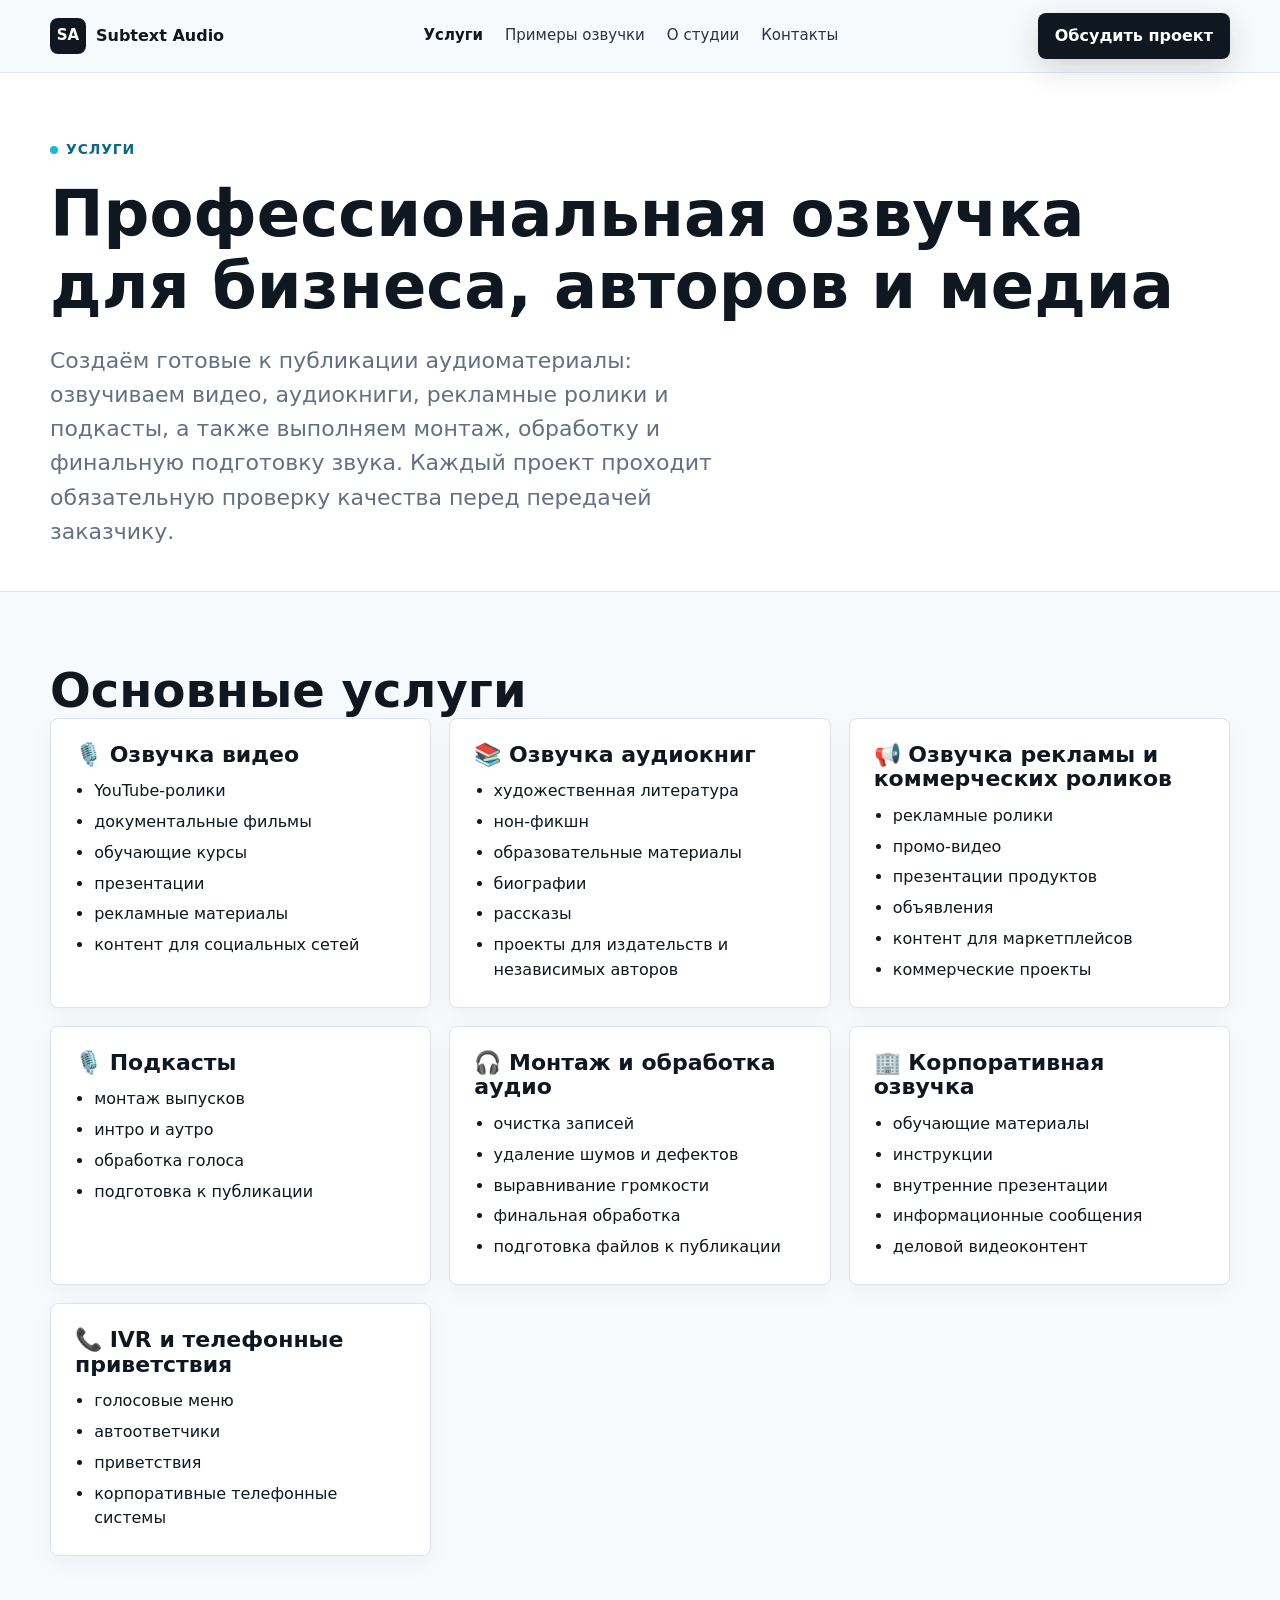
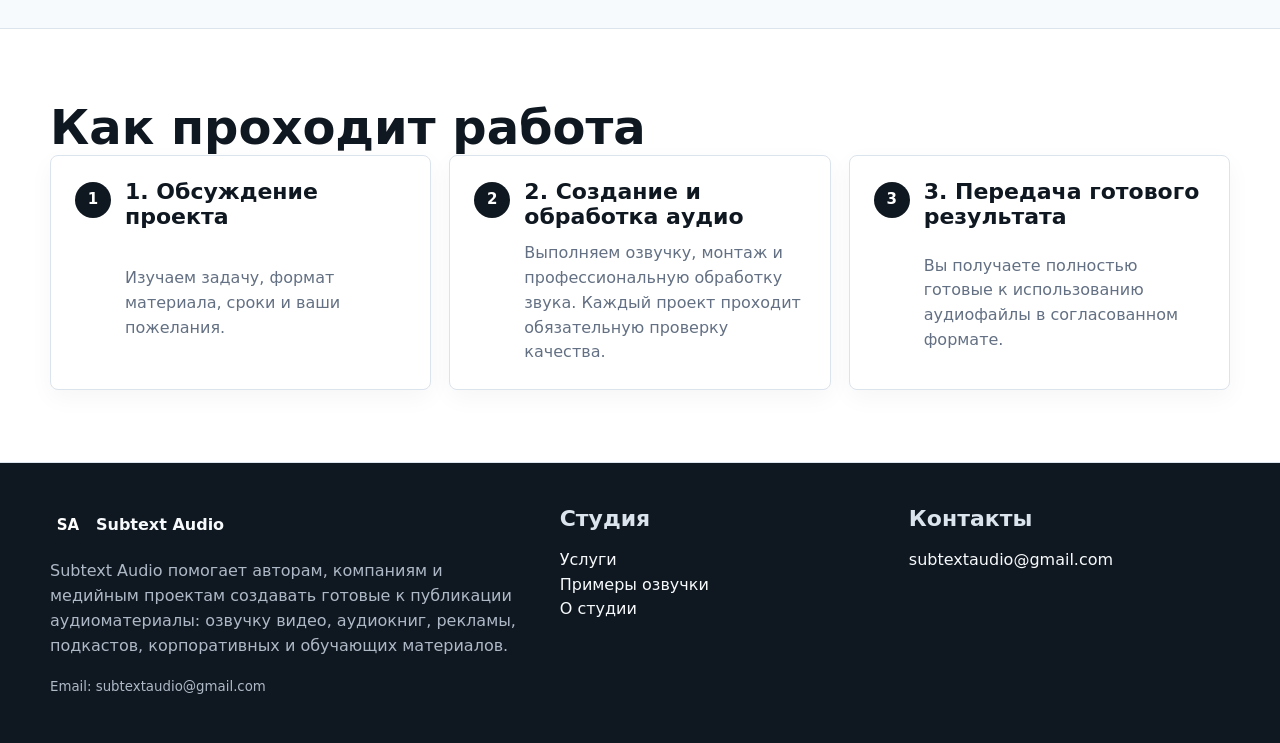
<file: index.html>
﻿<!doctype html>
<html lang="ru">
<head>
  <meta charset="utf-8">
  <meta name="viewport" content="width=device-width, initial-scale=1">
  <meta http-equiv="refresh" content="0; url=ru/services/index.html">
  <link rel="canonical" href="ru/services/index.html">
  <title>Subtext Audio</title>
  <script>location.replace('ru/services/index.html');</script>
</head>
<body>
  <p><a href="ru/services/index.html">Перейти на сайт Subtext Audio</a></p>
</body>
</html>
</file>
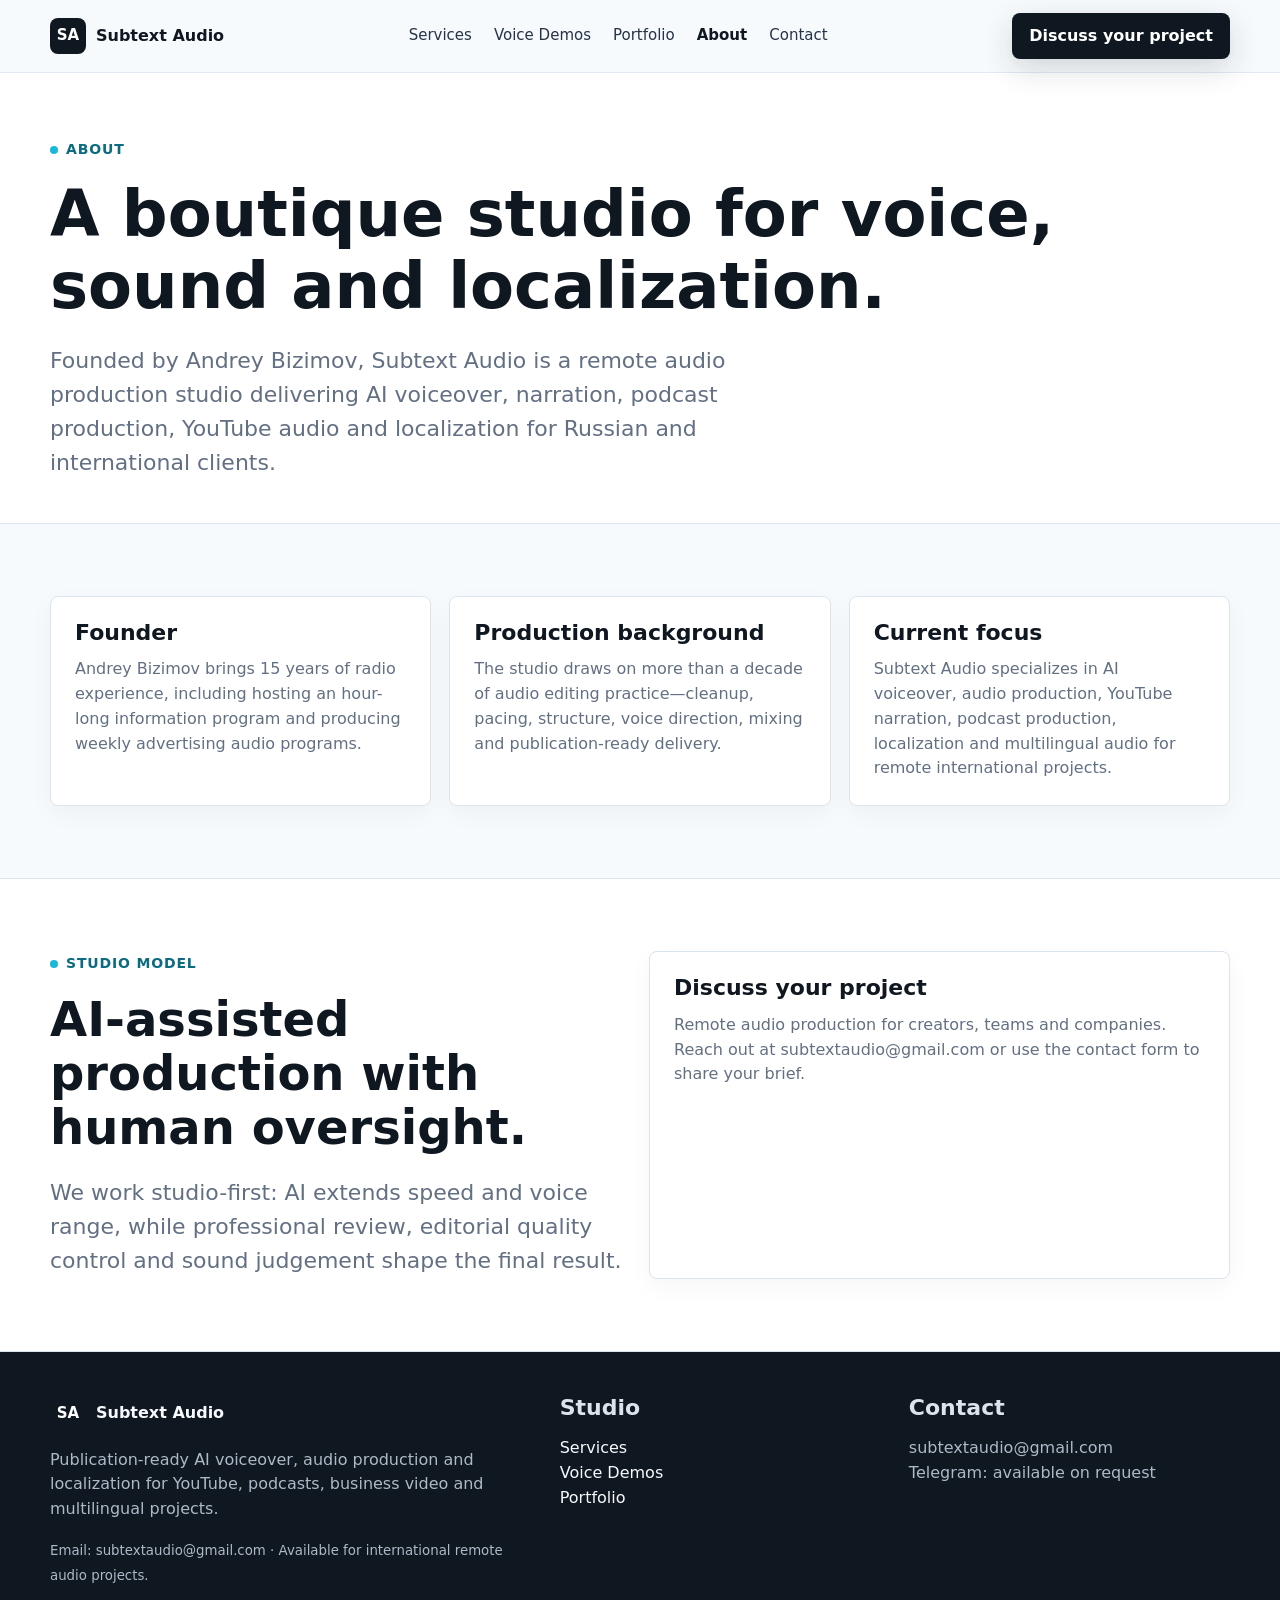
<file: about/index.html>
﻿<!doctype html>
<html lang="en">
<head>
  <meta charset="utf-8">
  <meta name="viewport" content="width=device-width, initial-scale=1">
  <title>About | Subtext Audio — Boutique Audio Production Studio</title>
  <meta name="description" content="Subtext Audio is a boutique remote studio for AI voiceover, audio production and localization—founded by Andrey Bizimov, with human oversight and editorial quality control on every project.">
  <meta name="robots" content="index, follow">
  <meta property="og:title" content="About | Subtext Audio — Boutique Audio Production Studio">
  <meta property="og:description" content="Subtext Audio is a boutique remote studio for AI voiceover, audio production and localization—founded by Andrey Bizimov, with human oversight and editorial quality control on every project.">
  <meta property="og:type" content="website">
  <meta property="og:site_name" content="Subtext Audio">
  <link rel="icon" href="../assets/images/subtext-audio-mark.svg" type="image/svg+xml">
  <link rel="stylesheet" href="../assets/css/style.css">
</head>
<body>
<a class="skip-link" href="#main">Skip to content</a>
<header class="site-header">
  <div class="container navbar">
    <a class="brand" href="../index.html" aria-label="Subtext Audio home"><span class="brand-mark">SA</span><span>Subtext Audio</span></a>
    <button class="menu-toggle" type="button" data-menu-toggle aria-expanded="false">Menu</button>
    <nav class="nav-links" data-nav-links aria-label="Main navigation">
      <a href="../services/index.html">Services</a>
      <a href="../voice-demos/index.html">Voice Demos</a>
      <a href="../portfolio/index.html">Portfolio</a>
      <a href="../about/index.html" aria-current="page">About</a>
      <a href="../contact/index.html">Contact</a>
    </nav>
    <div class="nav-actions">
      <a class="button button-primary" href="../contact/index.html#brief">Discuss your project</a>
    </div>
  </div>
</header>
<main id="main"><section class="page-hero"><div class="container"><p class="eyebrow">About</p><h1>A boutique studio for voice, sound and localization.</h1><p class="lede">Founded by Andrey Bizimov, Subtext Audio is a remote audio production studio delivering AI voiceover, narration, podcast production, YouTube audio and localization for Russian and international clients.</p></div></section><section class="section"><div class="container grid grid-3"><div class="card"><h3>Founder</h3><p>Andrey Bizimov brings 15 years of radio experience, including hosting an hour-long information program and producing weekly advertising audio programs.</p></div><div class="card"><h3>Production background</h3><p>The studio draws on more than a decade of audio editing practice—cleanup, pacing, structure, voice direction, mixing and publication-ready delivery.</p></div><div class="card"><h3>Current focus</h3><p>Subtext Audio specializes in AI voiceover, audio production, YouTube narration, podcast production, localization and multilingual audio for remote international projects.</p></div></div></section><section class="section band"><div class="container grid grid-2"><div><p class="eyebrow">Studio model</p><h2>AI-assisted production with human oversight.</h2><p class="lede">We work studio-first: AI extends speed and voice range, while professional review, editorial quality control and sound judgement shape the final result.</p></div><div class="card"><h3>Discuss your project</h3><p>Remote audio production for creators, teams and companies. Reach out at subtextaudio@gmail.com or use the contact form to share your brief.</p></div></div></section></main>
<footer class="footer">
  <div class="container footer-grid">
    <div>
      <a class="brand" href="../index.html"><span class="brand-mark">SA</span><span>Subtext Audio</span></a>
      <p>Publication-ready AI voiceover, audio production and localization for YouTube, podcasts, business video and multilingual projects.</p>
      <small>Email: subtextaudio@gmail.com · Available for international remote audio projects.</small>
    </div>
    <div><h3>Studio</h3><p><a href="../services/index.html">Services</a><br><a href="../voice-demos/index.html">Voice Demos</a><br><a href="../portfolio/index.html">Portfolio</a></p></div>
    <div><h3>Contact</h3><p>subtextaudio@gmail.com<br>Telegram: available on request</p></div>
  </div>
</footer>
<script src="../assets/js/main.js"></script>
</body>
</html>
</file>
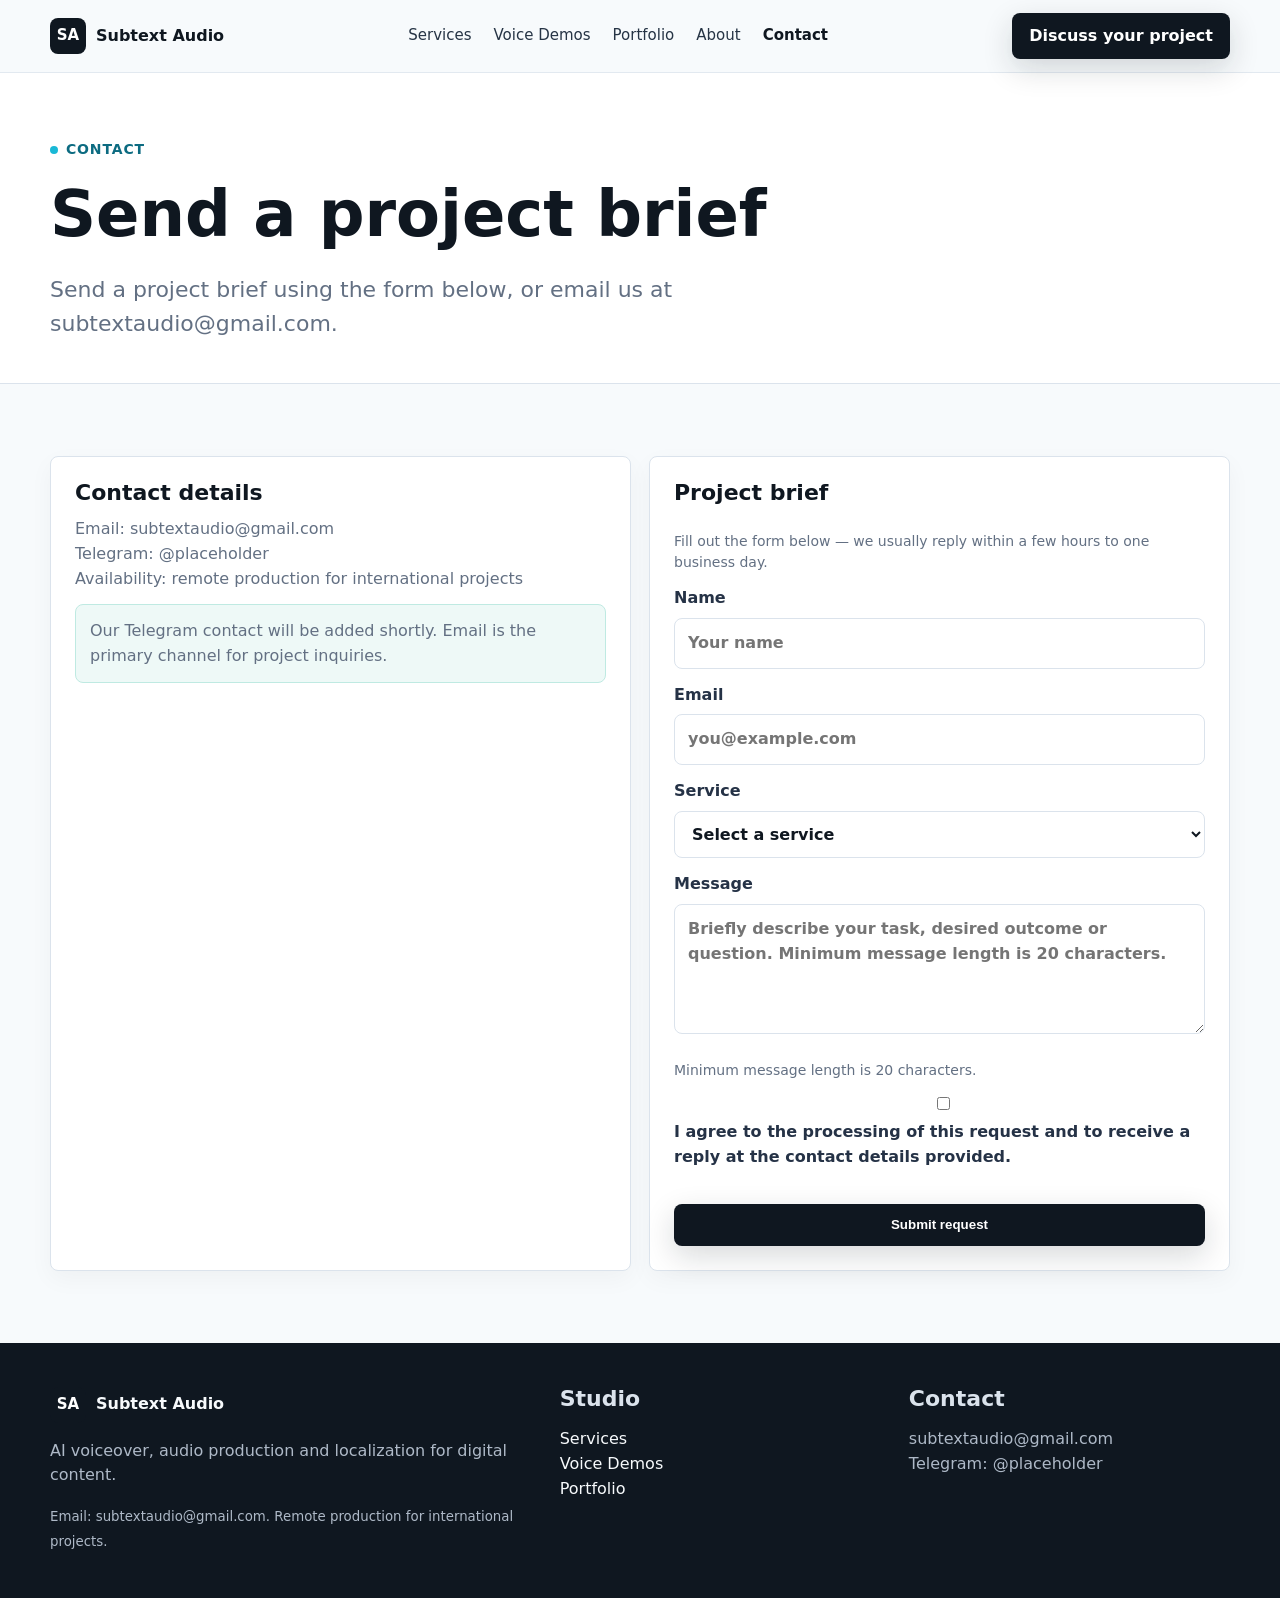
<file: contact/index.html>
﻿<!doctype html>
<html lang="en">
<head>
  <meta charset="utf-8">
  <meta name="viewport" content="width=device-width, initial-scale=1">
  <title>Contact - Subtext Audio</title>
  <meta name="description" content="Contact Subtext Audio for AI voiceover, audio production, podcast production and localization.">
  <meta name="robots" content="index, follow">
  <meta property="og:title" content="Contact — Subtext Audio">
  <meta property="og:description" content="Contact Subtext Audio for AI voiceover, audio production, podcast production and localization.">
  <meta property="og:type" content="website">
  <meta property="og:site_name" content="Subtext Audio">
  <link rel="icon" href="../assets/images/subtext-audio-mark.svg" type="image/svg+xml">
  <link rel="stylesheet" href="../assets/css/style.css">
</head>
<body>
<a class="skip-link" href="#main">Skip to content</a>
<header class="site-header">
  <div class="container navbar">
    <a class="brand" href="../index.html" aria-label="Subtext Audio home"><span class="brand-mark">SA</span><span>Subtext Audio</span></a>
    <button class="menu-toggle" type="button" data-menu-toggle aria-expanded="false">Menu</button>
    <nav class="nav-links" data-nav-links aria-label="Main navigation">
      <a href="../services/index.html">Services</a>
      <a href="../voice-demos/index.html">Voice Demos</a>
      <a href="../portfolio/index.html">Portfolio</a>
      <a href="../about/index.html">About</a>
      <a href="../contact/index.html" aria-current="page">Contact</a>
    </nav>
    <div class="nav-actions">
      <a class="button button-primary" href="../contact/index.html#brief">Discuss your project</a>
    </div>
  </div>
</header>
<main id="main"><section class="page-hero"><div class="container"><p class="eyebrow">Contact</p><h1>Send a project brief</h1><p class="lede">Send a project brief using the form below, or email us at subtextaudio@gmail.com.</p></div></section><section class="section"><div class="container grid grid-2"><div class="card"><h3>Contact details</h3><p>Email: <a href="mailto:subtextaudio@gmail.com">subtextaudio@gmail.com</a><br>Telegram: @placeholder<br>Availability: remote production for international projects</p><p class="notice">Our Telegram contact will be added shortly. Email is the primary channel for project inquiries.</p></div><form id="brief" class="card form" data-contact-form data-lang="en" novalidate><h3>Project brief</h3><p class="form-hint">Fill out the form below — we usually reply within a few hours to one business day.</p><input type="hidden" name="form_lang" value="en"><div class="hp-field" aria-hidden="true"><label>Website<input type="text" name="website" tabindex="-1" autocomplete="off"></label></div><label>Name<input name="name" placeholder="Your name" required maxlength="100"></label><label>Email<input type="email" name="email" placeholder="you@example.com" required maxlength="254"></label><label>Service<select name="service" required><option value="">Select a service</option><option>AI Voiceover</option><option>Audio Production</option><option>Podcast Production</option><option>YouTube Narration</option><option>Localization</option><option>Digital Services</option></select></label><label>Message<textarea name="message" placeholder="Briefly describe your task, desired outcome or question. Minimum message length is 20 characters." required maxlength="5000"></textarea></label><p class="form-hint">Minimum message length is 20 characters.</p><label><input type="checkbox" name="consent" required> I agree to the processing of this request and to receive a reply at the contact details provided.</label><div data-turnstile class="turnstile-wrap"></div><button class="button button-primary" type="submit">Submit request</button><p class="notice" hidden data-form-message tabindex="-1"></p></form></div></section></main>
<footer class="footer">
  <div class="container footer-grid">
    <div>
      <a class="brand" href="../index.html"><span class="brand-mark">SA</span><span>Subtext Audio</span></a>
      <p>AI voiceover, audio production and localization for digital content.</p>
      <small>Email: subtextaudio@gmail.com. Remote production for international projects.</small>
    </div>
    <div><h3>Studio</h3><p><a href="../services/index.html">Services</a><br><a href="../voice-demos/index.html">Voice Demos</a><br><a href="../portfolio/index.html">Portfolio</a></p></div>
    <div><h3>Contact</h3><p>subtextaudio@gmail.com<br>Telegram: @placeholder</p></div>
  </div>
</footer>
<script src="https://challenges.cloudflare.com/turnstile/v0/api.js?render=explicit" async defer></script>
<script src="../assets/js/form-config.js"></script>
<script src="../assets/js/contact-form.js"></script>
<script src="../assets/js/main.js"></script>
</body>
</html>
</file>
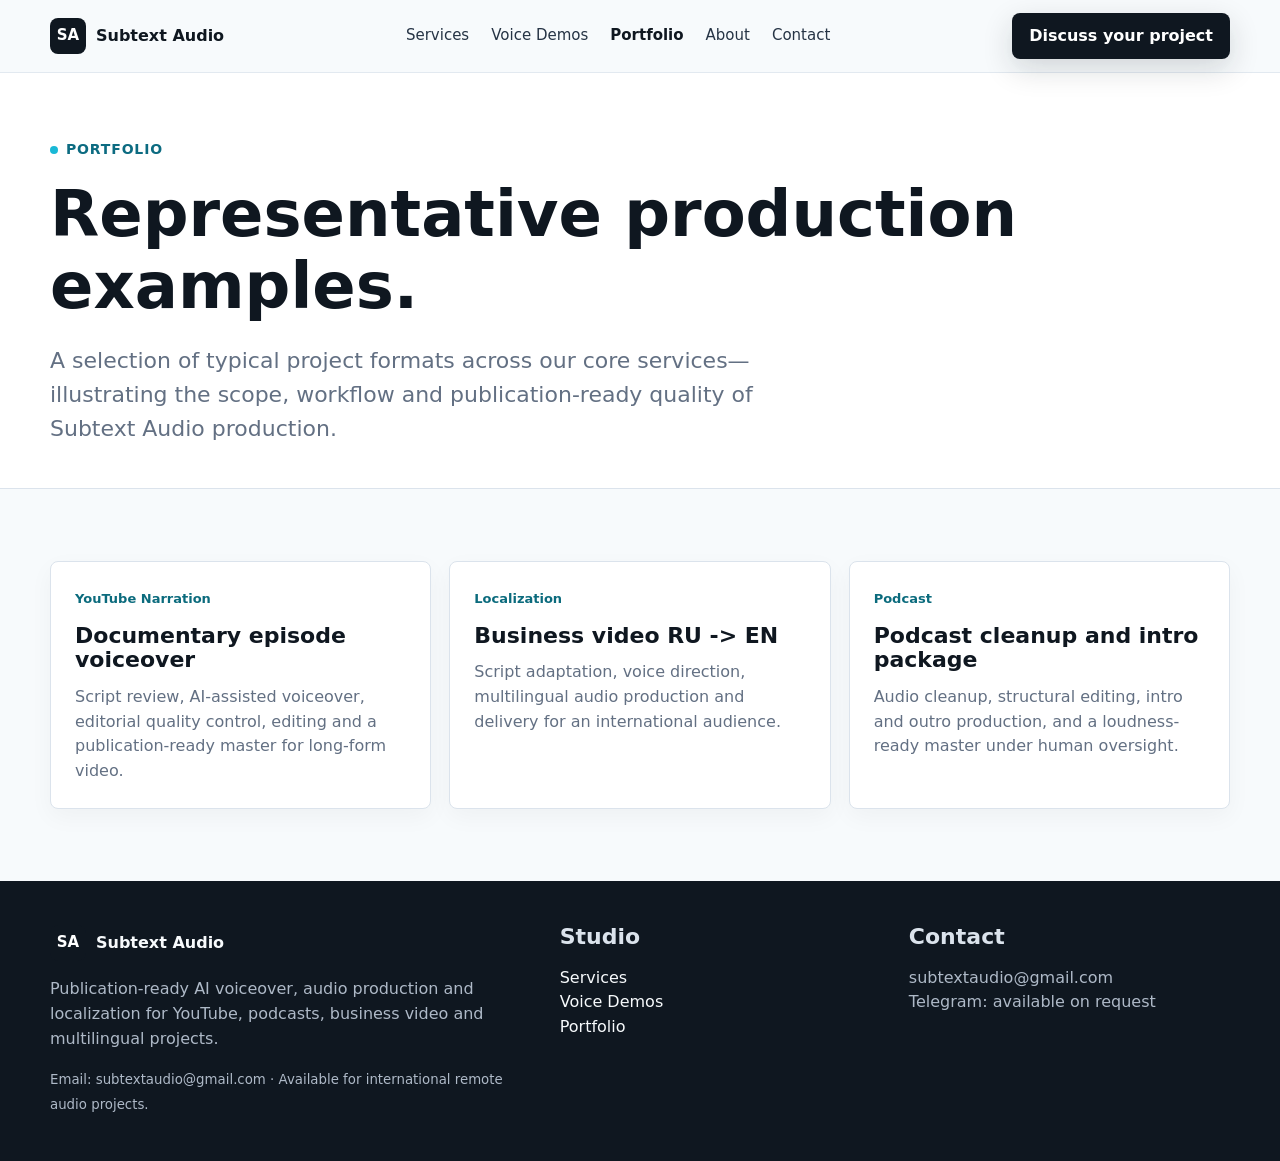
<file: portfolio/index.html>
﻿<!doctype html>
<html lang="en">
<head>
  <meta charset="utf-8">
  <meta name="viewport" content="width=device-width, initial-scale=1">
  <title>Portfolio | Subtext Audio — Audio Production Showcase</title>
  <meta name="description" content="Representative examples of Subtext Audio work across AI voiceover, YouTube narration, localization and podcast production—with human oversight and publication-ready delivery.">
  <meta name="robots" content="index, follow">
  <meta property="og:title" content="Portfolio | Subtext Audio — Audio Production Showcase">
  <meta property="og:description" content="Representative examples of Subtext Audio work across AI voiceover, YouTube narration, localization and podcast production—with human oversight and publication-ready delivery.">
  <meta property="og:type" content="website">
  <meta property="og:site_name" content="Subtext Audio">
  <link rel="icon" href="../assets/images/subtext-audio-mark.svg" type="image/svg+xml">
  <link rel="stylesheet" href="../assets/css/style.css">
</head>
<body>
<a class="skip-link" href="#main">Skip to content</a>
<header class="site-header">
  <div class="container navbar">
    <a class="brand" href="../index.html" aria-label="Subtext Audio home"><span class="brand-mark">SA</span><span>Subtext Audio</span></a>
    <button class="menu-toggle" type="button" data-menu-toggle aria-expanded="false">Menu</button>
    <nav class="nav-links" data-nav-links aria-label="Main navigation">
      <a href="../services/index.html">Services</a>
      <a href="../voice-demos/index.html">Voice Demos</a>
      <a href="../portfolio/index.html" aria-current="page">Portfolio</a>
      <a href="../about/index.html">About</a>
      <a href="../contact/index.html">Contact</a>
    </nav>
    <div class="nav-actions">
      <a class="button button-primary" href="../contact/index.html#brief">Discuss your project</a>
    </div>
  </div>
</header>
<main id="main"><section class="page-hero"><div class="container"><p class="eyebrow">Portfolio</p><h1>Representative production examples.</h1><p class="lede">A selection of typical project formats across our core services—illustrating the scope, workflow and publication-ready quality of Subtext Audio production.</p></div></section><section class="section"><div class="container grid grid-3"><article class="card"><span class="tag">YouTube Narration</span><h3>Documentary episode voiceover</h3><p>Script review, AI-assisted voiceover, editorial quality control, editing and a publication-ready master for long-form video.</p></article><article class="card"><span class="tag">Localization</span><h3>Business video RU -> EN</h3><p>Script adaptation, voice direction, multilingual audio production and delivery for an international audience.</p></article><article class="card"><span class="tag">Podcast</span><h3>Podcast cleanup and intro package</h3><p>Audio cleanup, structural editing, intro and outro production, and a loudness-ready master under human oversight.</p></article></div></section></main>
<footer class="footer">
  <div class="container footer-grid">
    <div>
      <a class="brand" href="../index.html"><span class="brand-mark">SA</span><span>Subtext Audio</span></a>
      <p>Publication-ready AI voiceover, audio production and localization for YouTube, podcasts, business video and multilingual projects.</p>
      <small>Email: subtextaudio@gmail.com · Available for international remote audio projects.</small>
    </div>
    <div><h3>Studio</h3><p><a href="../services/index.html">Services</a><br><a href="../voice-demos/index.html">Voice Demos</a><br><a href="../portfolio/index.html">Portfolio</a></p></div>
    <div><h3>Contact</h3><p>subtextaudio@gmail.com<br>Telegram: available on request</p></div>
  </div>
</footer>
<script src="../assets/js/main.js"></script>
</body>
</html>
</file>
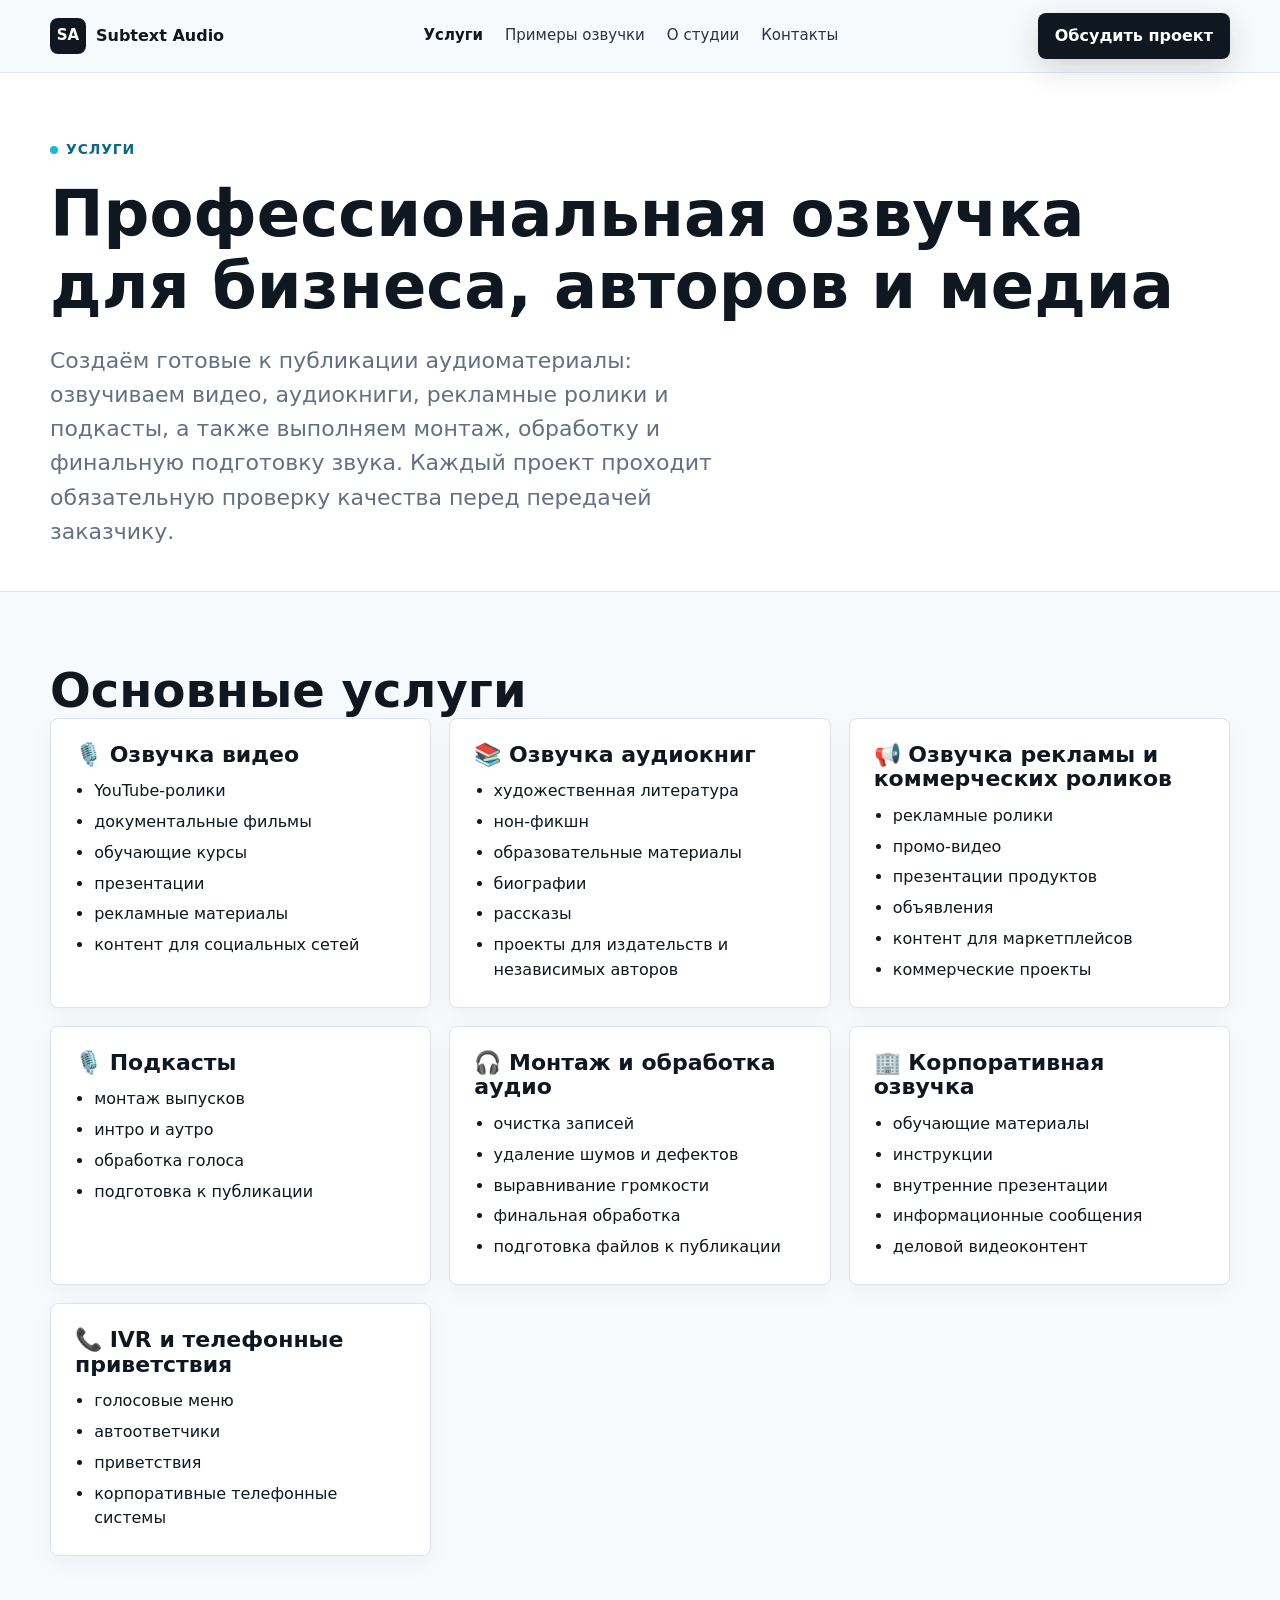
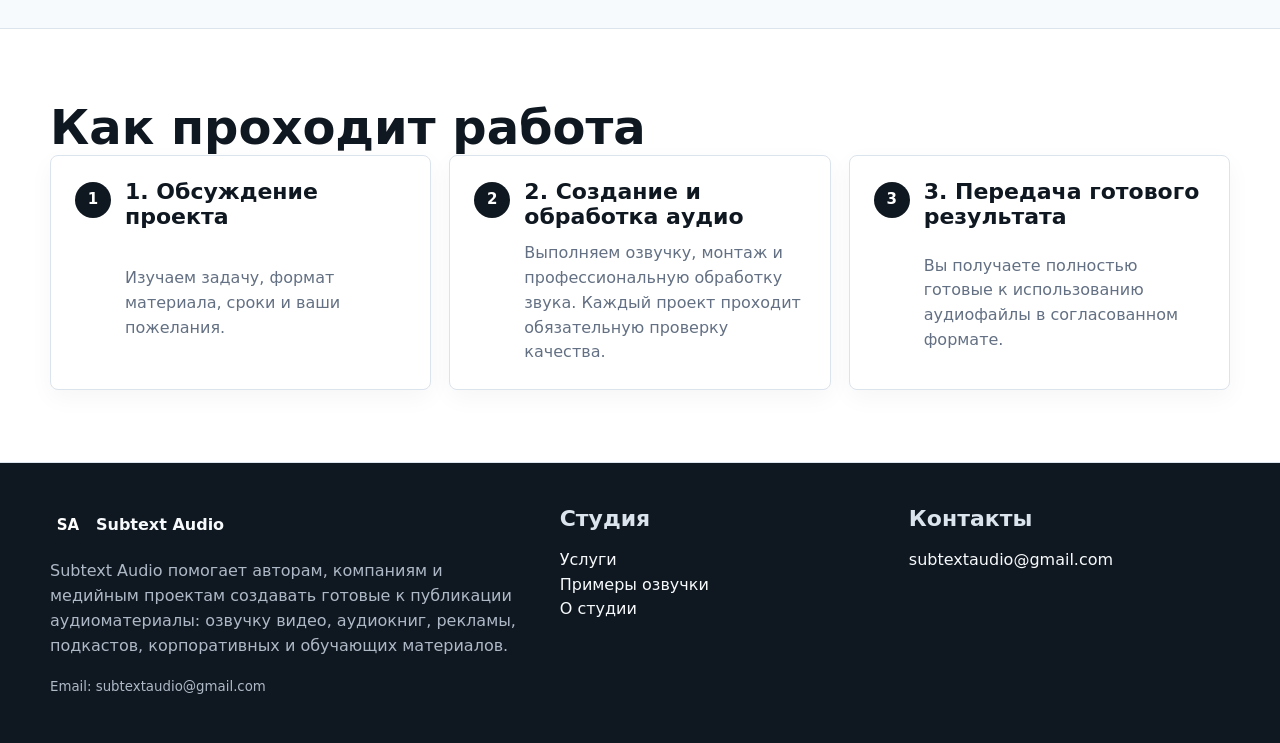
<file: ru/index.html>
﻿<!doctype html>
<html lang="ru">
<head>
  <meta charset="utf-8">
  <meta name="viewport" content="width=device-width, initial-scale=1">
  <meta http-equiv="refresh" content="0; url=services/index.html">
  <link rel="canonical" href="services/index.html">
  <title>Subtext Audio</title>
  <script>location.replace('services/index.html');</script>
</head>
<body>
  <p><a href="services/index.html">Перейти к услугам Subtext Audio</a></p>
</body>
</html>
</file>
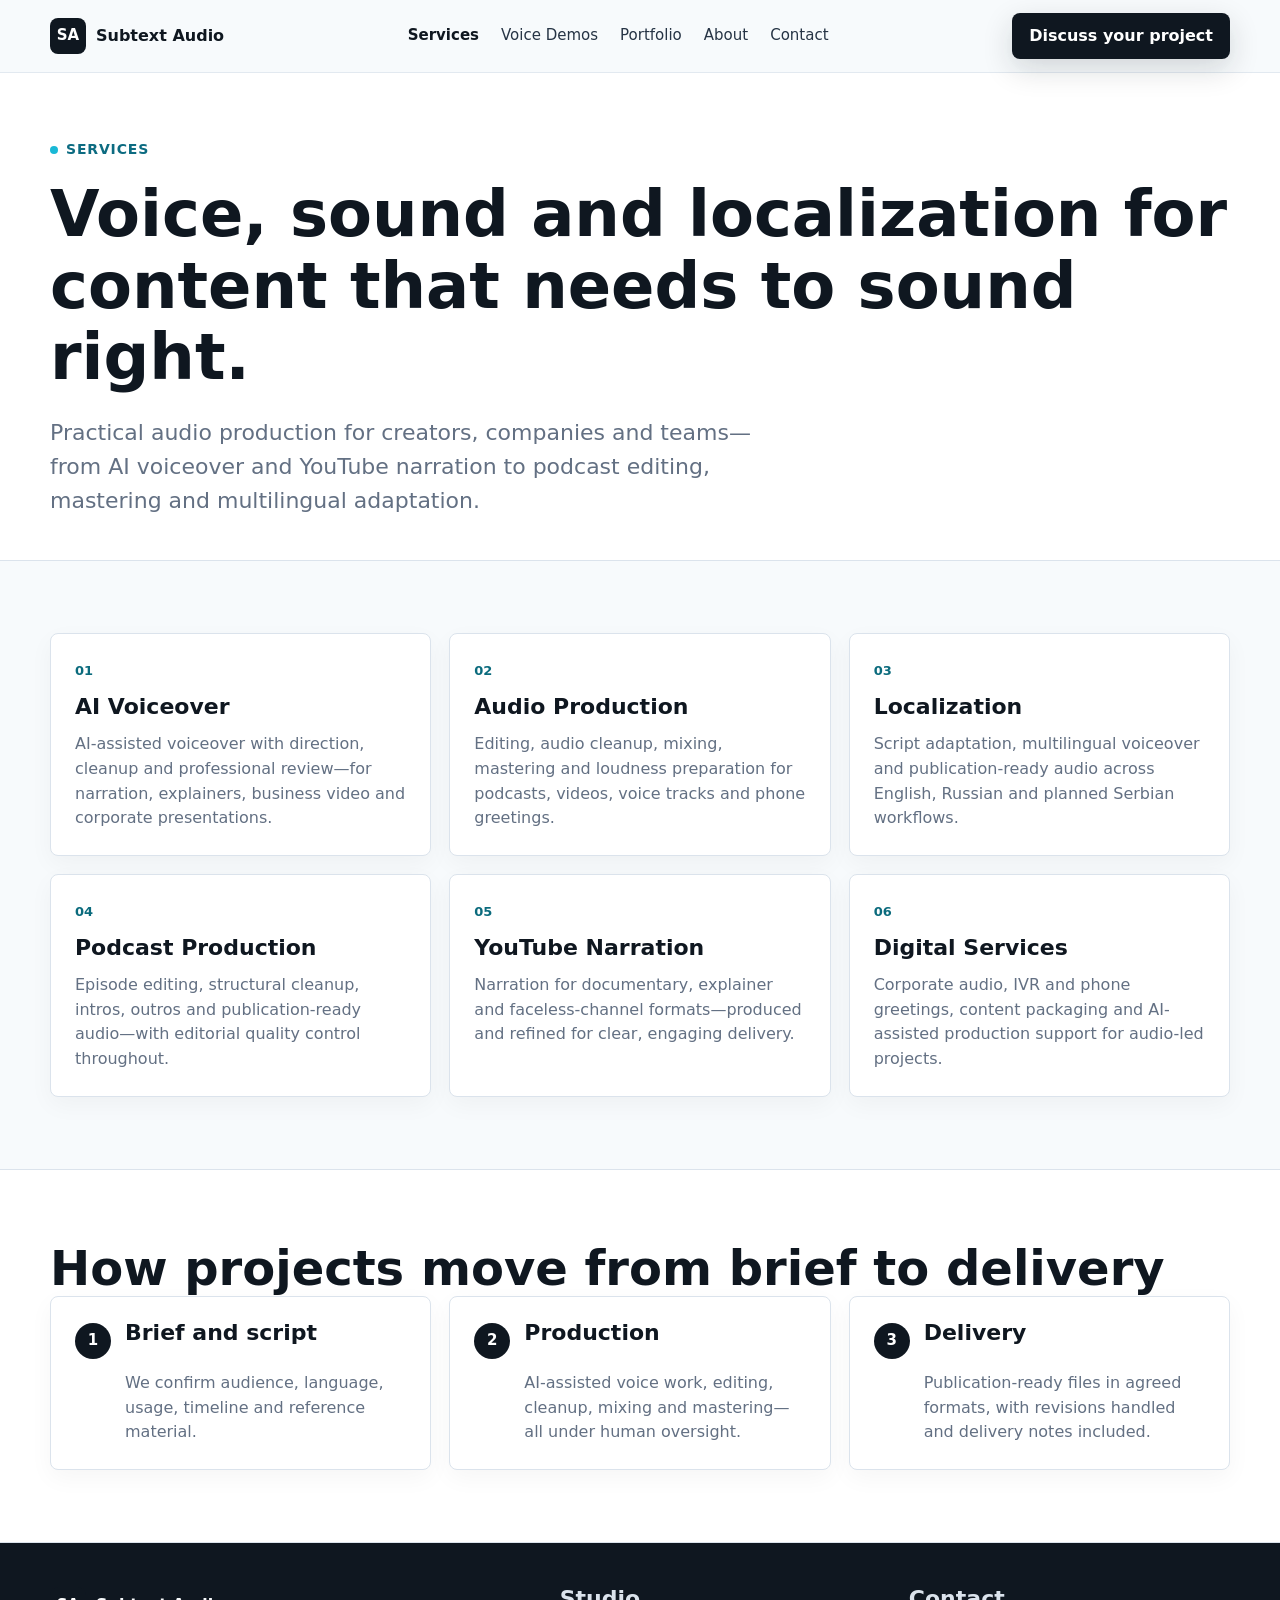
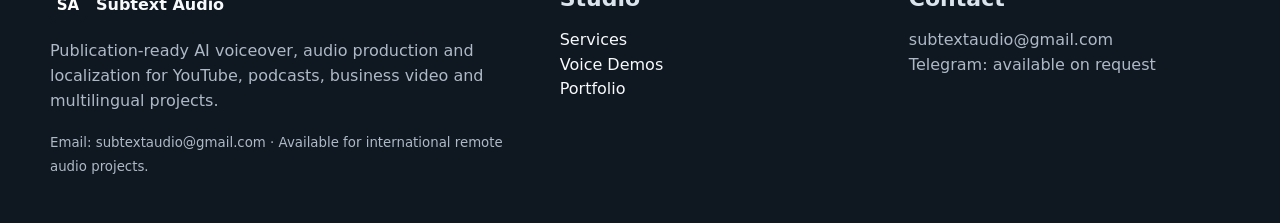
<file: services/index.html>
﻿<!doctype html>
<html lang="en">
<head>
  <meta charset="utf-8">
  <meta name="viewport" content="width=device-width, initial-scale=1">
  <title>Services | Subtext Audio — AI Voiceover, Audio Production & Localization</title>
  <meta name="description" content="AI voiceover, audio production, podcast editing, YouTube narration, localization, corporate audio and publication-ready delivery—with human oversight and editorial quality control.">
  <meta name="robots" content="index, follow">
  <meta property="og:title" content="Services | Subtext Audio — AI Voiceover, Audio Production & Localization">
  <meta property="og:description" content="AI voiceover, audio production, podcast editing, YouTube narration, localization, corporate audio and publication-ready delivery—with human oversight and editorial quality control.">
  <meta property="og:type" content="website">
  <meta property="og:site_name" content="Subtext Audio">
  <link rel="icon" href="../assets/images/subtext-audio-mark.svg" type="image/svg+xml">
  <link rel="stylesheet" href="../assets/css/style.css">
</head>
<body>
<a class="skip-link" href="#main">Skip to content</a>
<header class="site-header">
  <div class="container navbar">
    <a class="brand" href="../index.html" aria-label="Subtext Audio home"><span class="brand-mark">SA</span><span>Subtext Audio</span></a>
    <button class="menu-toggle" type="button" data-menu-toggle aria-expanded="false">Menu</button>
    <nav class="nav-links" data-nav-links aria-label="Main navigation">
      <a href="../services/index.html" aria-current="page">Services</a>
      <a href="../voice-demos/index.html">Voice Demos</a>
      <a href="../portfolio/index.html">Portfolio</a>
      <a href="../about/index.html">About</a>
      <a href="../contact/index.html">Contact</a>
    </nav>
    <div class="nav-actions">
      <a class="button button-primary" href="../contact/index.html#brief">Discuss your project</a>
    </div>
  </div>
</header>
<main id="main"><section class="page-hero"><div class="container"><p class="eyebrow">Services</p><h1>Voice, sound and localization for content that needs to sound right.</h1><p class="lede">Practical audio production for creators, companies and teams—from AI voiceover and YouTube narration to podcast editing, mastering and multilingual adaptation.</p></div></section><section class="section"><div class="container grid grid-3"><article class="card"><span class="tag">01</span><h3>AI Voiceover</h3><p>AI-assisted voiceover with direction, cleanup and professional review—for narration, explainers, business video and corporate presentations.</p></article><article class="card"><span class="tag">02</span><h3>Audio Production</h3><p>Editing, audio cleanup, mixing, mastering and loudness preparation for podcasts, videos, voice tracks and phone greetings.</p></article><article class="card"><span class="tag">03</span><h3>Localization</h3><p>Script adaptation, multilingual voiceover and publication-ready audio across English, Russian and planned Serbian workflows.</p></article><article class="card"><span class="tag">04</span><h3>Podcast Production</h3><p>Episode editing, structural cleanup, intros, outros and publication-ready audio—with editorial quality control throughout.</p></article><article class="card"><span class="tag">05</span><h3>YouTube Narration</h3><p>Narration for documentary, explainer and faceless-channel formats—produced and refined for clear, engaging delivery.</p></article><article class="card"><span class="tag">06</span><h3>Digital Services</h3><p>Corporate audio, IVR and phone greetings, content packaging and AI-assisted production support for audio-led projects.</p></article></div></section><section class="section band"><div class="container"><h2>How projects move from brief to delivery</h2><div class="grid grid-3 steps"><article class="card step"><h3>Brief and script</h3><p>We confirm audience, language, usage, timeline and reference material.</p></article><article class="card step"><h3>Production</h3><p>AI-assisted voice work, editing, cleanup, mixing and mastering—all under human oversight.</p></article><article class="card step"><h3>Delivery</h3><p>Publication-ready files in agreed formats, with revisions handled and delivery notes included.</p></article></div></div></section></main>
<footer class="footer">
  <div class="container footer-grid">
    <div>
      <a class="brand" href="../index.html"><span class="brand-mark">SA</span><span>Subtext Audio</span></a>
      <p>Publication-ready AI voiceover, audio production and localization for YouTube, podcasts, business video and multilingual projects.</p>
      <small>Email: subtextaudio@gmail.com · Available for international remote audio projects.</small>
    </div>
    <div><h3>Studio</h3><p><a href="../services/index.html">Services</a><br><a href="../voice-demos/index.html">Voice Demos</a><br><a href="../portfolio/index.html">Portfolio</a></p></div>
    <div><h3>Contact</h3><p>subtextaudio@gmail.com<br>Telegram: available on request</p></div>
  </div>
</footer>
<script src="../assets/js/main.js"></script>
</body>
</html>
</file>
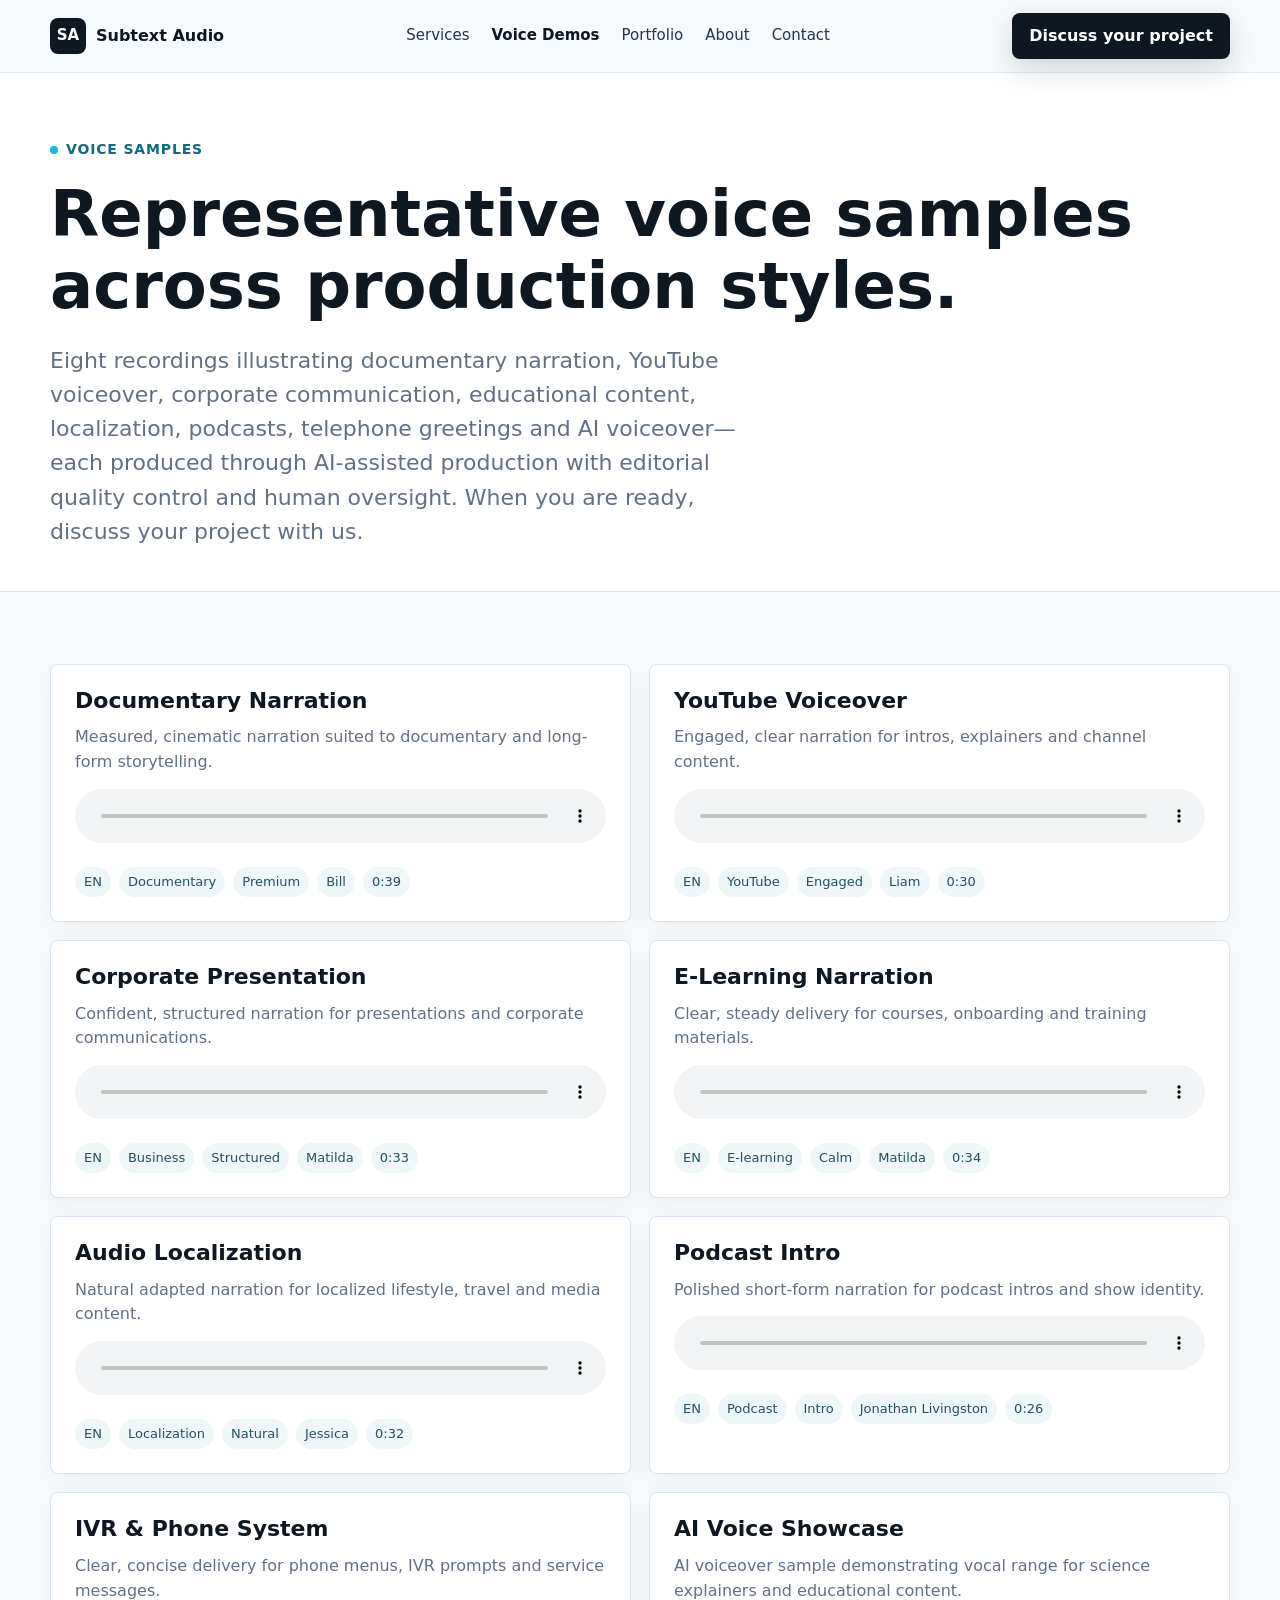
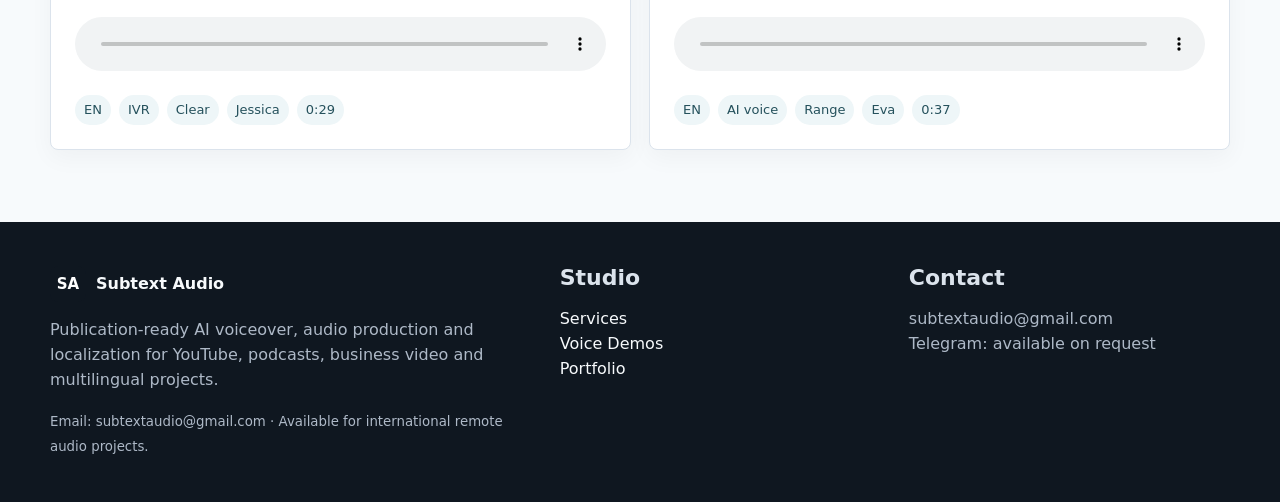
<file: voice-demos/index.html>
﻿<!doctype html>
<html lang="en">
<head>
  <meta charset="utf-8">
  <meta name="viewport" content="width=device-width, initial-scale=1">
  <title>Voice Samples | Subtext Audio — AI Voiceover & Audio Production</title>
  <meta name="description" content="Listen to representative voice samples from Subtext Audio—documentary, YouTube, corporate, e-learning, localization, podcast, IVR and AI voiceover, refined through human oversight and editorial quality control.">
  <meta name="robots" content="index, follow">
  <meta property="og:title" content="Voice Samples | Subtext Audio — AI Voiceover & Audio Production">
  <meta property="og:description" content="Listen to representative voice samples from Subtext Audio—documentary, YouTube, corporate, e-learning, localization, podcast, IVR and AI voiceover, refined through human oversight and editorial quality control.">
  <meta property="og:type" content="website">
  <meta property="og:site_name" content="Subtext Audio">
  <link rel="icon" href="../assets/images/subtext-audio-mark.svg" type="image/svg+xml">
  <link rel="stylesheet" href="../assets/css/style.css">
</head>
<body>
<a class="skip-link" href="#main">Skip to content</a>
<header class="site-header">
  <div class="container navbar">
    <a class="brand" href="../index.html" aria-label="Subtext Audio home"><span class="brand-mark">SA</span><span>Subtext Audio</span></a>
    <button class="menu-toggle" type="button" data-menu-toggle aria-expanded="false">Menu</button>
    <nav class="nav-links" data-nav-links aria-label="Main navigation">
      <a href="../services/index.html">Services</a>
      <a href="../voice-demos/index.html" aria-current="page">Voice Demos</a>
      <a href="../portfolio/index.html">Portfolio</a>
      <a href="../about/index.html">About</a>
      <a href="../contact/index.html">Contact</a>
    </nav>
    <div class="nav-actions">
      <a class="button button-primary" href="../contact/index.html#brief">Discuss your project</a>
    </div>
  </div>
</header>
<main id="main"><section class="page-hero"><div class="container"><p class="eyebrow">Voice samples</p><h1>Representative voice samples across production styles.</h1><p class="lede">Eight recordings illustrating documentary narration, YouTube voiceover, corporate communication, educational content, localization, podcasts, telephone greetings and AI voiceover—each produced through AI-assisted production with editorial quality control and human oversight. When you are ready, discuss your project with us.</p></div></section><section class="section"><div class="container grid grid-2"><article class="card audio-card"><h3>Documentary Narration</h3><p>Measured, cinematic narration suited to documentary and long-form storytelling.</p><audio controls preload="none" src="../assets/audio/documentary-narration-bill-northern-sea.mp3"></audio><div class="meta"><span>EN</span><span>Documentary</span><span>Premium</span><span>Bill</span><span>0:39</span></div></article><article class="card audio-card"><h3>YouTube Voiceover</h3><p>Engaged, clear narration for intros, explainers and channel content.</p><audio controls preload="none" src="../assets/audio/youtube-voiceover-liam-history-intro.mp3"></audio><div class="meta"><span>EN</span><span>YouTube</span><span>Engaged</span><span>Liam</span><span>0:30</span></div></article><article class="card audio-card"><h3>Corporate Presentation</h3><p>Confident, structured narration for presentations and corporate communications.</p><audio controls preload="none" src="../assets/audio/corporate-presentation-matilda-strategy.mp3"></audio><div class="meta"><span>EN</span><span>Business</span><span>Structured</span><span>Matilda</span><span>0:33</span></div></article><article class="card audio-card"><h3>E-Learning Narration</h3><p>Clear, steady delivery for courses, onboarding and training materials.</p><audio controls preload="none" src="../assets/audio/e-learning-narration-matilda-learning-plan.mp3"></audio><div class="meta"><span>EN</span><span>E-learning</span><span>Calm</span><span>Matilda</span><span>0:34</span></div></article><article class="card audio-card"><h3>Audio Localization</h3><p>Natural adapted narration for localized lifestyle, travel and media content.</p><audio controls preload="none" src="../assets/audio/audio-localization-jessica-travel-story.mp3"></audio><div class="meta"><span>EN</span><span>Localization</span><span>Natural</span><span>Jessica</span><span>0:32</span></div></article><article class="card audio-card"><h3>Podcast Intro</h3><p>Polished short-form narration for podcast intros and show identity.</p><audio controls preload="none" src="../assets/audio/podcast-intro-jonathan-decisions.mp3"></audio><div class="meta"><span>EN</span><span>Podcast</span><span>Intro</span><span>Jonathan Livingston</span><span>0:26</span></div></article><article class="card audio-card"><h3>IVR & Phone System</h3><p>Clear, concise delivery for phone menus, IVR prompts and service messages.</p><audio controls preload="none" src="../assets/audio/ivr-phone-system-jessica-customer-demand.mp3"></audio><div class="meta"><span>EN</span><span>IVR</span><span>Clear</span><span>Jessica</span><span>0:29</span></div></article><article class="card audio-card"><h3>AI Voice Showcase</h3><p>AI voiceover sample demonstrating vocal range for science explainers and educational content.</p><audio controls preload="none" src="../assets/audio/ai-voice-showcase-eva-science-explainer.mp3"></audio><div class="meta"><span>EN</span><span>AI voice</span><span>Range</span><span>Eva</span><span>0:37</span></div></article></div></section></main>
<footer class="footer">
  <div class="container footer-grid">
    <div>
      <a class="brand" href="../index.html"><span class="brand-mark">SA</span><span>Subtext Audio</span></a>
      <p>Publication-ready AI voiceover, audio production and localization for YouTube, podcasts, business video and multilingual projects.</p>
      <small>Email: subtextaudio@gmail.com · Available for international remote audio projects.</small>
    </div>
    <div><h3>Studio</h3><p><a href="../services/index.html">Services</a><br><a href="../voice-demos/index.html">Voice Demos</a><br><a href="../portfolio/index.html">Portfolio</a></p></div>
    <div><h3>Contact</h3><p>subtextaudio@gmail.com<br>Telegram: available on request</p></div>
  </div>
</footer>
<script src="../assets/js/main.js"></script>
</body>
</html>
</file>
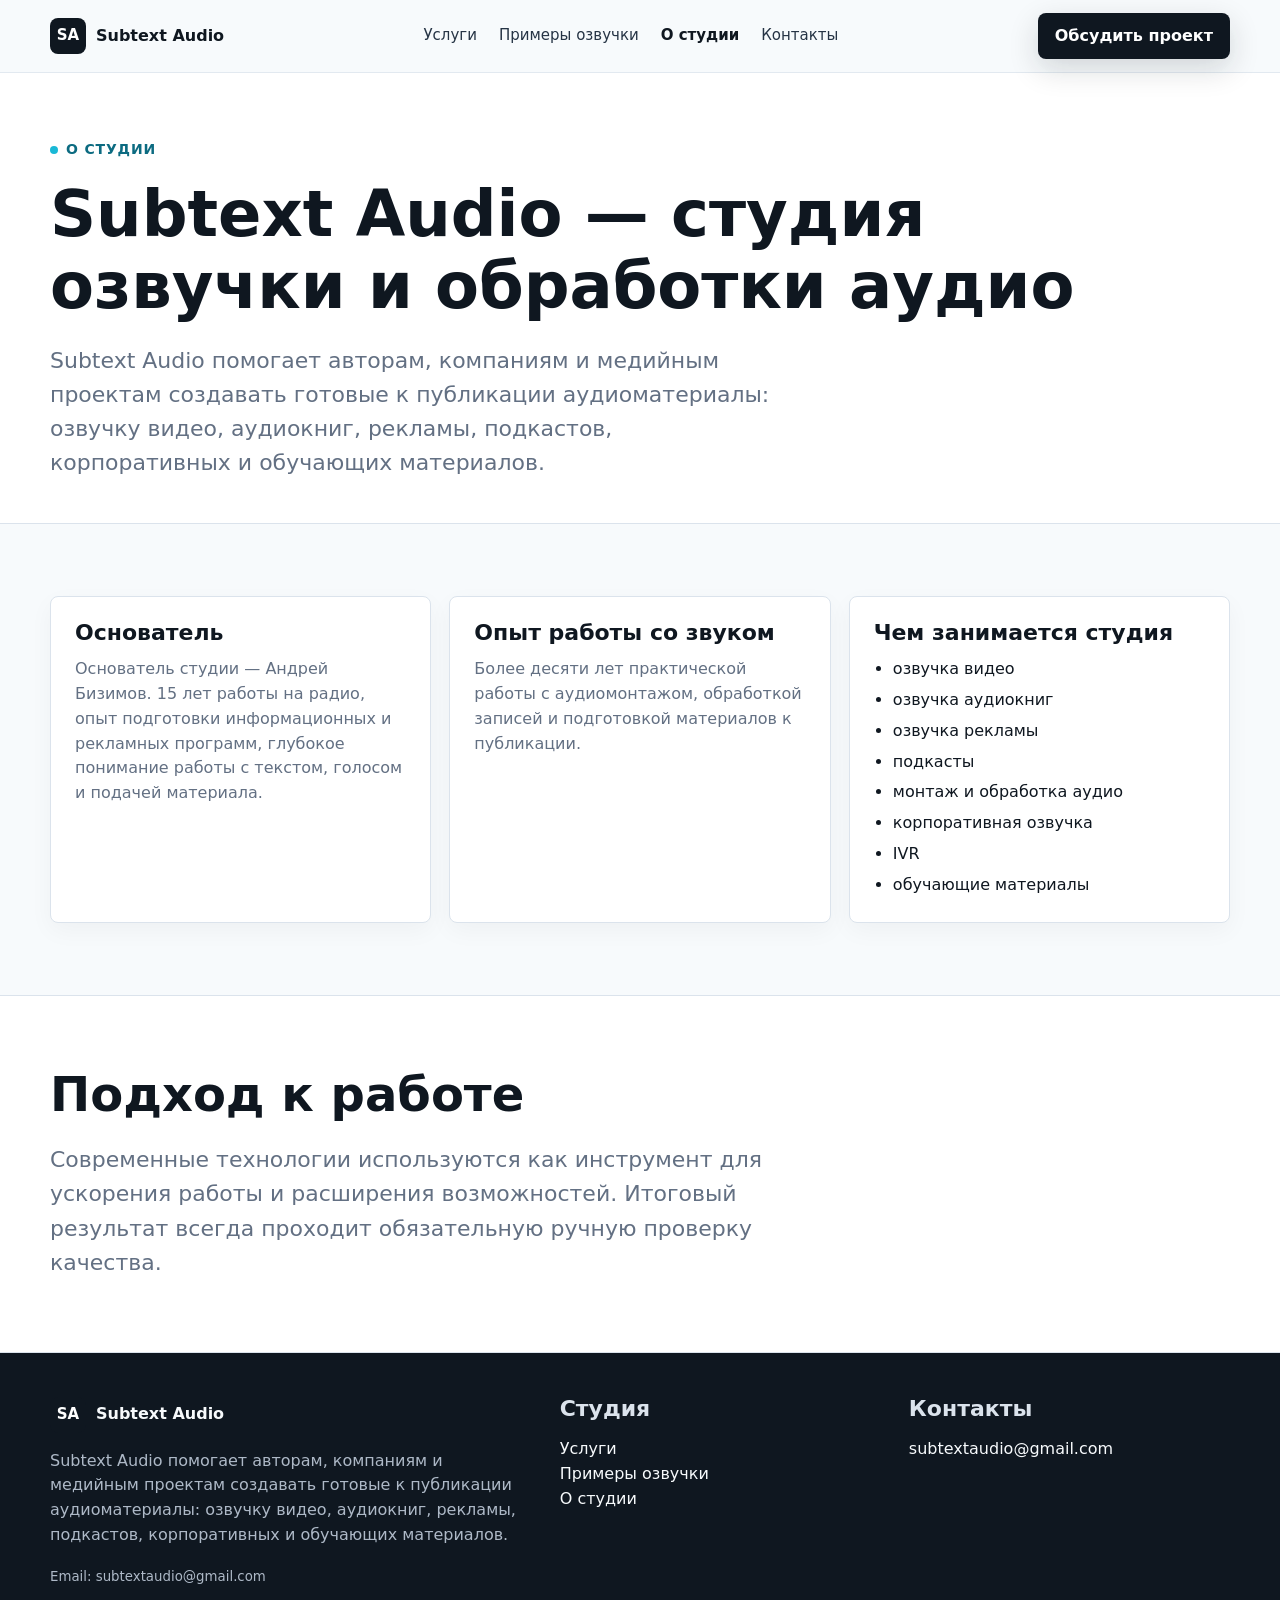
<file: ru/about/index.html>
﻿<!doctype html>
<html lang="ru">
<head>
  <meta charset="utf-8">
  <meta name="viewport" content="width=device-width, initial-scale=1">
  <title>О студии | Subtext Audio</title>
  <meta name="description" content="Subtext Audio — студия озвучки и обработки аудио. Основатель — Андрей Бизимов. 15 лет на радио, более десяти лет аудиомонтажа.">
  <meta name="robots" content="index, follow">
  <meta property="og:title" content="О студии | Subtext Audio">
  <meta property="og:description" content="Subtext Audio — студия озвучки и обработки аудио. Основатель — Андрей Бизимов. 15 лет на радио, более десяти лет аудиомонтажа.">
  <meta property="og:type" content="website">
  <meta property="og:site_name" content="Subtext Audio">
  <link rel="icon" href="../../assets/images/subtext-audio-mark.svg" type="image/svg+xml">
  <link rel="stylesheet" href="../../assets/css/style.css">
</head>
<body>
<a class="skip-link" href="#main">К содержимому</a>
<header class="site-header">
  <div class="container navbar">
    <a class="brand" href="../services/index.html" aria-label="Subtext Audio — услуги"><span class="brand-mark">SA</span><span>Subtext Audio</span></a>
    <button class="menu-toggle" type="button" data-menu-toggle aria-expanded="false">Меню</button>
    <nav class="nav-links" data-nav-links aria-label="Основная навигация">
      <a href="../services/index.html">Услуги</a>
      <a href="../voice-demos/index.html">Примеры озвучки</a>
      <a href="index.html" aria-current="page">О студии</a>
      <a href="../contact/index.html">Контакты</a>
    </nav>
    <div class="nav-actions">
      <a class="button button-primary" href="../contact/index.html#brief">Обсудить проект</a>
    </div>
  </div>
</header>
<main id="main">
<section class="page-hero"><div class="container"><p class="eyebrow">О студии</p><h1>Subtext Audio — студия озвучки и обработки аудио</h1><p class="lede">Subtext Audio помогает авторам, компаниям и медийным проектам создавать готовые к публикации аудиоматериалы: озвучку видео, аудиокниг, рекламы, подкастов, корпоративных и обучающих материалов.</p></div></section>
<section class="section"><div class="container grid grid-3"><div class="card"><h3>Основатель</h3><p>Основатель студии — Андрей Бизимов. 15 лет работы на радио, опыт подготовки информационных и рекламных программ, глубокое понимание работы с текстом, голосом и подачей материала.</p></div><div class="card"><h3>Опыт работы со звуком</h3><p>Более десяти лет практической работы с аудиомонтажом, обработкой записей и подготовкой материалов к публикации.</p></div><div class="card"><h3>Чем занимается студия</h3><ul><li>озвучка видео</li><li>озвучка аудиокниг</li><li>озвучка рекламы</li><li>подкасты</li><li>монтаж и обработка аудио</li><li>корпоративная озвучка</li><li>IVR</li><li>обучающие материалы</li></ul></div></div></section>
<section class="section band"><div class="container"><h2>Подход к работе</h2><p class="lede">Современные технологии используются как инструмент для ускорения работы и расширения возможностей. Итоговый результат всегда проходит обязательную ручную проверку качества.</p></div></section>
</main>
<footer class="footer">
  <div class="container footer-grid">
    <div>
      <a class="brand" href="../services/index.html"><span class="brand-mark">SA</span><span>Subtext Audio</span></a>
      <p>Subtext Audio помогает авторам, компаниям и медийным проектам создавать готовые к публикации аудиоматериалы: озвучку видео, аудиокниг, рекламы, подкастов, корпоративных и обучающих материалов.</p>
      <small>Email: subtextaudio@gmail.com</small>
    </div>
    <div><h3>Студия</h3><p><a href="../services/index.html">Услуги</a><br><a href="../voice-demos/index.html">Примеры озвучки</a><br><a href="index.html">О студии</a></p></div>
    <div><h3>Контакты</h3><p><a href="mailto:subtextaudio@gmail.com">subtextaudio@gmail.com</a></p></div>
  </div>
</footer>
<script src="../../assets/js/main.js"></script>
</body>
</html>
</file>
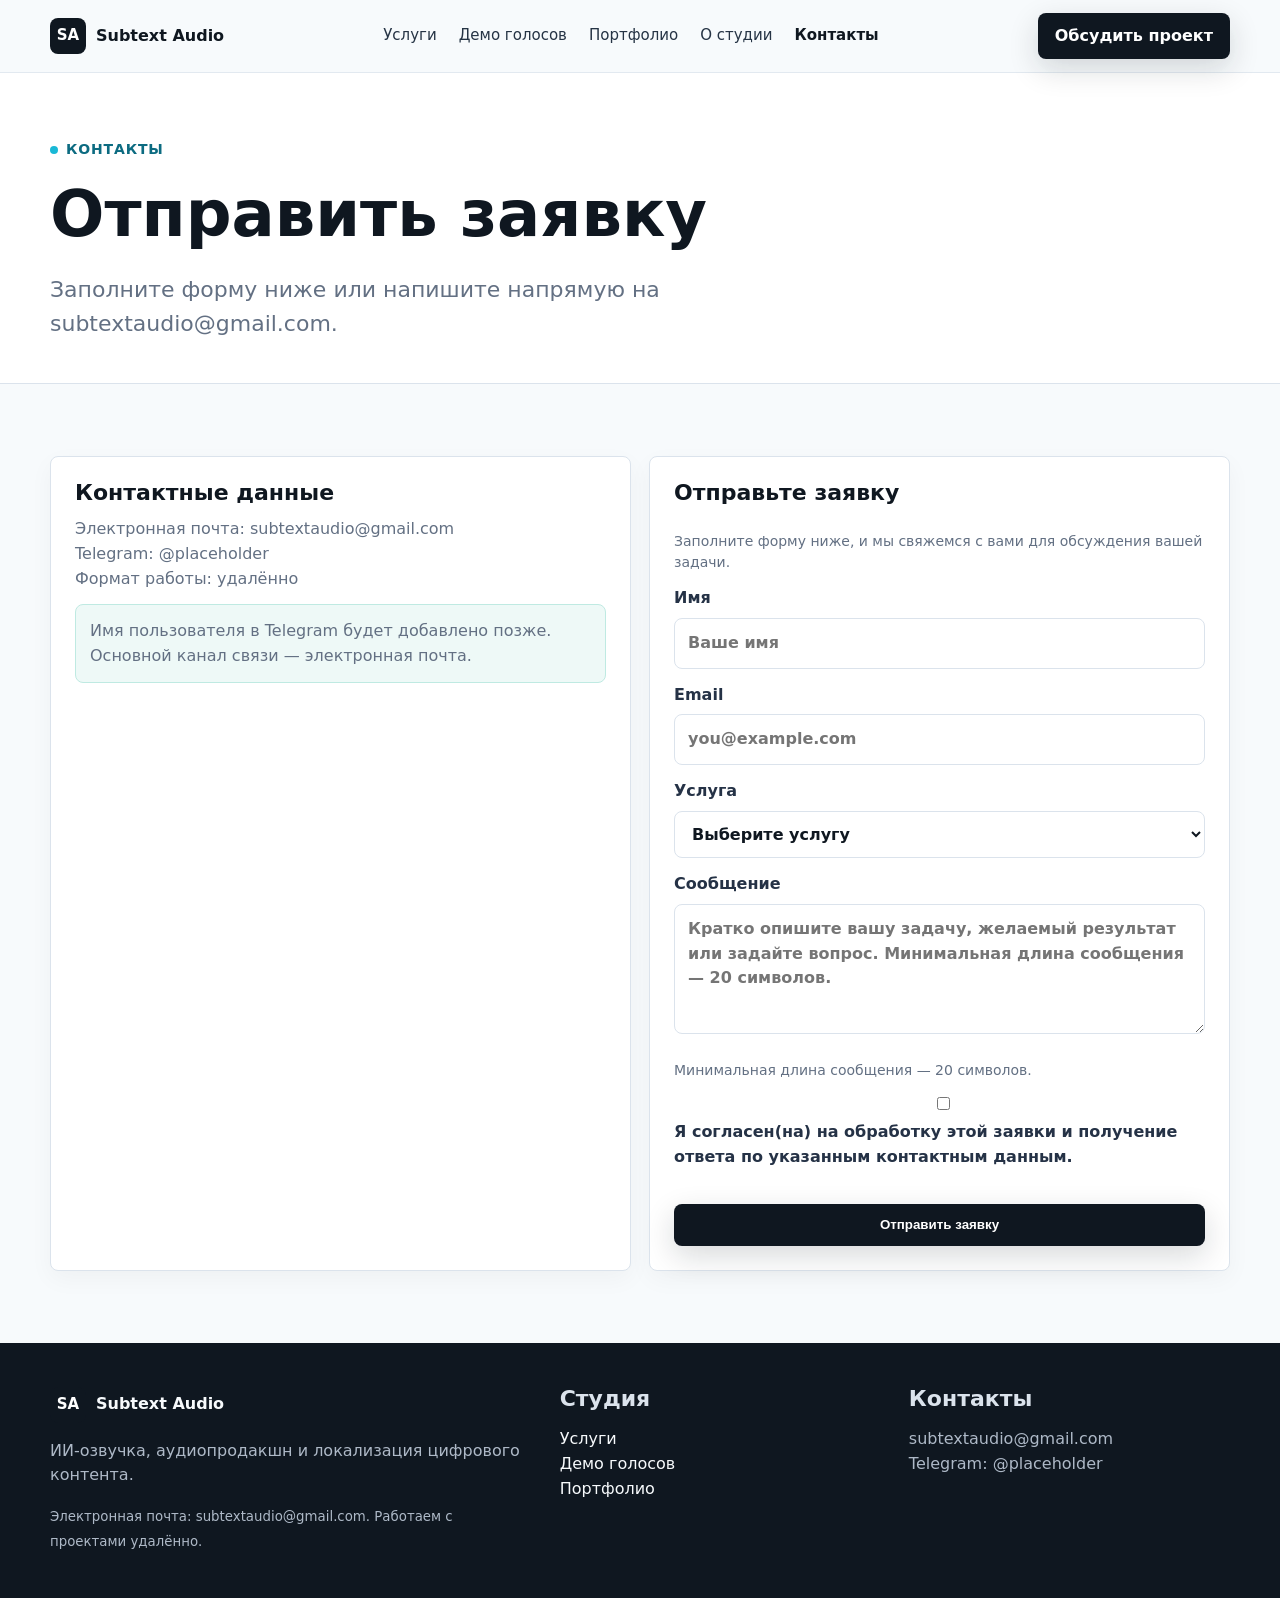
<file: ru/contact/index.html>
﻿<!doctype html>
<html lang="ru">
<head>
  <meta charset="utf-8">
  <meta name="viewport" content="width=device-width, initial-scale=1">
  <title>Контакты — Subtext Audio</title>
  <meta name="description" content="Контакты Subtext Audio — ИИ-озвучка, аудиопродакшн, подкасты и локализация.">
  <meta name="robots" content="index, follow">
  <meta property="og:title" content="Контакты — Subtext Audio">
  <meta property="og:description" content="Контакты Subtext Audio — ИИ-озвучка, аудиопродакшн, подкасты и локализация.">
  <meta property="og:type" content="website">
  <meta property="og:site_name" content="Subtext Audio">
  <link rel="icon" href="../../assets/images/subtext-audio-mark.svg" type="image/svg+xml">
  <link rel="stylesheet" href="../../assets/css/style.css">
</head>
<body>
<a class="skip-link" href="#main">К содержимому</a>
<header class="site-header">
  <div class="container navbar">
    <a class="brand" href="../index.html" aria-label="Subtext Audio home"><span class="brand-mark">SA</span><span>Subtext Audio</span></a>
    <button class="menu-toggle" type="button" data-menu-toggle aria-expanded="false">Меню</button>
    <nav class="nav-links" data-nav-links aria-label="Main navigation">
      <a href="../services/index.html">Услуги</a>
      <a href="../voice-demos/index.html">Демо голосов</a>
      <a href="../portfolio/index.html">Портфолио</a>
      <a href="../about/index.html">О студии</a>
      <a href="../contact/index.html" aria-current="page">Контакты</a>
    </nav>
    <div class="nav-actions">
      <a class="button button-primary" href="../contact/index.html#brief">Обсудить проект</a>
    </div>
  </div>
</header>
<main id="main"><section class="page-hero"><div class="container"><p class="eyebrow">Контакты</p><h1>Отправить заявку</h1><p class="lede">Заполните форму ниже или напишите напрямую на subtextaudio@gmail.com.</p></div></section><section class="section"><div class="container grid grid-2"><div class="card"><h3>Контактные данные</h3><p>Электронная почта: <a href="mailto:subtextaudio@gmail.com">subtextaudio@gmail.com</a><br>Telegram: @placeholder<br>Формат работы: удалённо</p><p class="notice">Имя пользователя в Telegram будет добавлено позже. Основной канал связи — электронная почта.</p></div><form id="brief" class="card form" data-contact-form data-lang="ru" novalidate><h3>Отправьте заявку</h3><p class="form-hint">Заполните форму ниже, и мы свяжемся с вами для обсуждения вашей задачи.</p><input type="hidden" name="form_lang" value="ru"><div class="hp-field" aria-hidden="true"><label>Website<input type="text" name="website" tabindex="-1" autocomplete="off"></label></div><label>Имя<input name="name" placeholder="Ваше имя" required maxlength="100"></label><label>Email<input type="email" name="email" placeholder="you@example.com" required maxlength="254"></label><label>Услуга<select name="service" required><option value="">Выберите услугу</option><option>ИИ-озвучка</option><option>Аудиопродакшн</option><option>Подкасты</option><option>Озвучка для YouTube</option><option>Локализация</option><option>Цифровые услуги</option></select></label><label>Сообщение<textarea name="message" placeholder="Кратко опишите вашу задачу, желаемый результат или задайте вопрос. Минимальная длина сообщения — 20 символов." required maxlength="5000"></textarea></label><p class="form-hint">Минимальная длина сообщения — 20 символов.</p><label><input type="checkbox" name="consent" required> Я согласен(на) на обработку этой заявки и получение ответа по указанным контактным данным.</label><div data-turnstile class="turnstile-wrap"></div><button class="button button-primary" type="submit">Отправить заявку</button><p class="notice" hidden data-form-message tabindex="-1"></p></form></div></section></main>
<footer class="footer">
  <div class="container footer-grid">
    <div>
      <a class="brand" href="../index.html"><span class="brand-mark">SA</span><span>Subtext Audio</span></a>
      <p>ИИ-озвучка, аудиопродакшн и локализация цифрового контента.</p>
      <small>Электронная почта: subtextaudio@gmail.com. Работаем с проектами удалённо.</small>
    </div>
    <div><h3>Студия</h3><p><a href="../services/index.html">Услуги</a><br><a href="../voice-demos/index.html">Демо голосов</a><br><a href="../portfolio/index.html">Портфолио</a></p></div>
    <div><h3>Контакты</h3><p>subtextaudio@gmail.com<br>Telegram: @placeholder</p></div>
  </div>
</footer>
<script src="https://challenges.cloudflare.com/turnstile/v0/api.js?render=explicit" async defer></script>
<script src="../../assets/js/form-config.js"></script>
<script src="../../assets/js/contact-form.js"></script>
<script src="../../assets/js/main.js"></script>
</body>
</html>
</file>
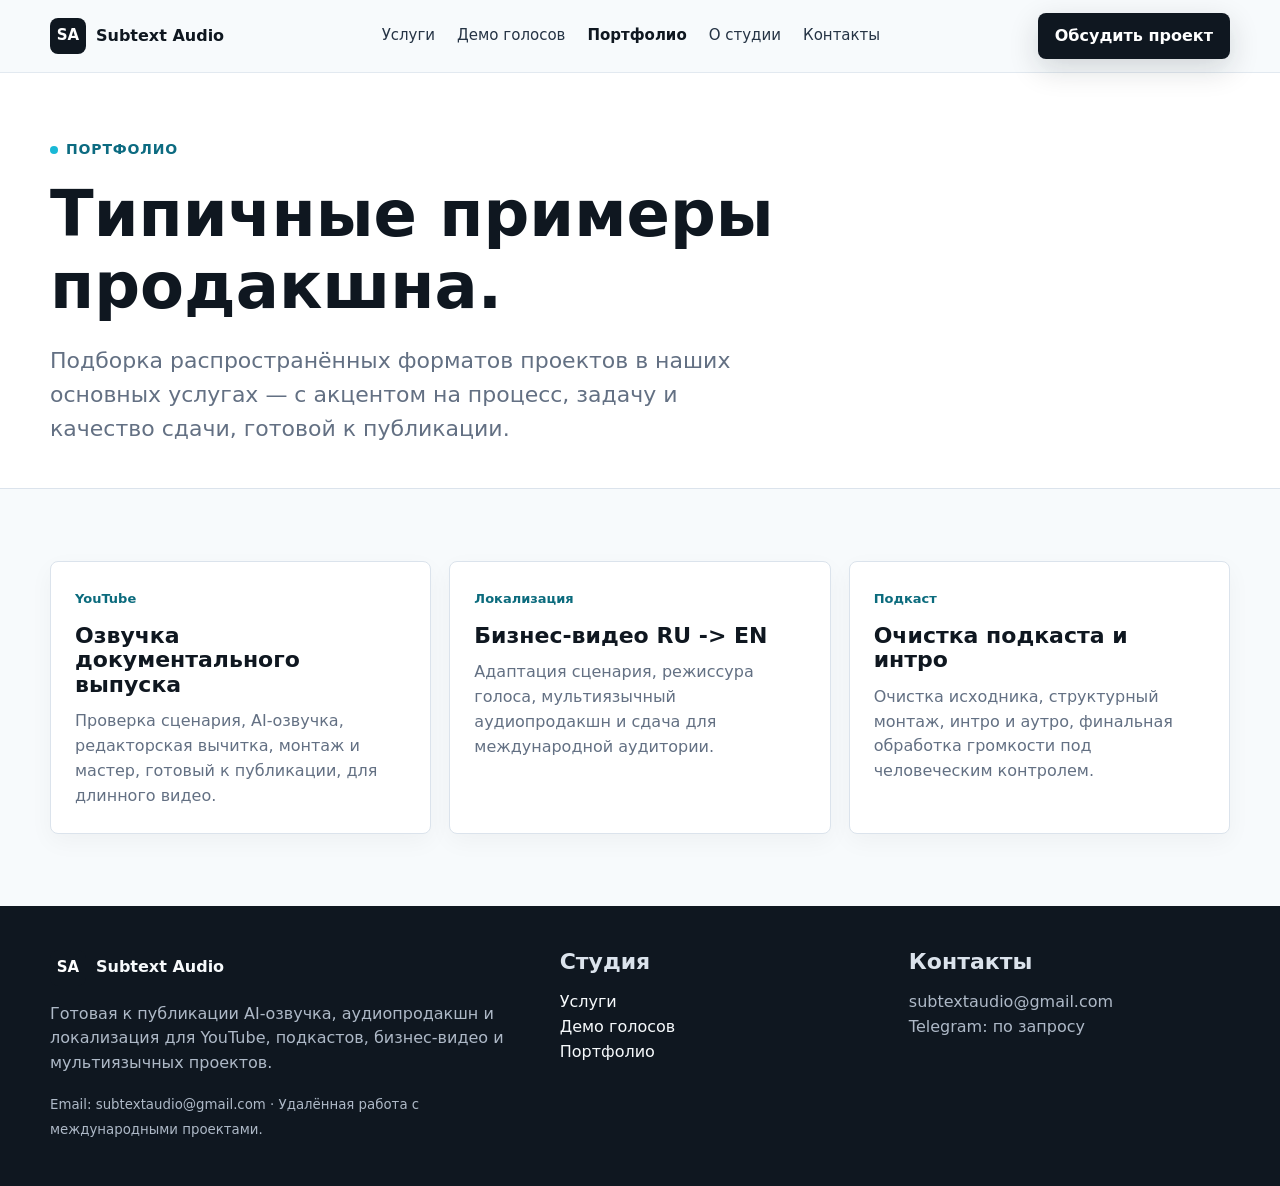
<file: ru/portfolio/index.html>
﻿<!doctype html>
<html lang="ru">
<head>
  <meta charset="utf-8">
  <meta name="viewport" content="width=device-width, initial-scale=1">
  <title>Портфолио | Subtext Audio — примеры аудиопродакшна</title>
  <meta name="description" content="Типичные примеры работ Subtext Audio: AI-озвучка, YouTube-нарратив, локализация и подкасты — с человеческим контролем и сдачей, готовой к публикации.">
  <meta name="robots" content="index, follow">
  <meta property="og:title" content="Портфолио | Subtext Audio — примеры аудиопродакшна">
  <meta property="og:description" content="Типичные примеры работ Subtext Audio: AI-озвучка, YouTube-нарратив, локализация и подкасты — с человеческим контролем и сдачей, готовой к публикации.">
  <meta property="og:type" content="website">
  <meta property="og:site_name" content="Subtext Audio">
  <link rel="icon" href="../../assets/images/subtext-audio-mark.svg" type="image/svg+xml">
  <link rel="stylesheet" href="../../assets/css/style.css">
</head>
<body>
<a class="skip-link" href="#main">К содержимому</a>
<header class="site-header">
  <div class="container navbar">
    <a class="brand" href="../index.html" aria-label="Subtext Audio — главная"><span class="brand-mark">SA</span><span>Subtext Audio</span></a>
    <button class="menu-toggle" type="button" data-menu-toggle aria-expanded="false">Меню</button>
    <nav class="nav-links" data-nav-links aria-label="Основная навигация">
      <a href="../services/index.html">Услуги</a>
      <a href="../voice-demos/index.html">Демо голосов</a>
      <a href="../portfolio/index.html" aria-current="page">Портфолио</a>
      <a href="../about/index.html">О студии</a>
      <a href="../contact/index.html">Контакты</a>
    </nav>
    <div class="nav-actions">
      <a class="button button-primary" href="../contact/index.html#brief">Обсудить проект</a>
    </div>
  </div>
</header>
<main id="main"><section class="page-hero"><div class="container"><p class="eyebrow">Портфолио</p><h1>Типичные примеры продакшна.</h1><p class="lede">Подборка распространённых форматов проектов в наших основных услугах — с акцентом на процесс, задачу и качество сдачи, готовой к публикации.</p></div></section><section class="section"><div class="container grid grid-3"><article class="card"><span class="tag">YouTube</span><h3>Озвучка документального выпуска</h3><p>Проверка сценария, AI-озвучка, редакторская вычитка, монтаж и мастер, готовый к публикации, для длинного видео.</p></article><article class="card"><span class="tag">Локализация</span><h3>Бизнес-видео RU -> EN</h3><p>Адаптация сценария, режиссура голоса, мультиязычный аудиопродакшн и сдача для международной аудитории.</p></article><article class="card"><span class="tag">Подкаст</span><h3>Очистка подкаста и интро</h3><p>Очистка исходника, структурный монтаж, интро и аутро, финальная обработка громкости под человеческим контролем.</p></article></div></section></main>
<footer class="footer">
  <div class="container footer-grid">
    <div>
      <a class="brand" href="../index.html"><span class="brand-mark">SA</span><span>Subtext Audio</span></a>
      <p>Готовая к публикации AI-озвучка, аудиопродакшн и локализация для YouTube, подкастов, бизнес-видео и мультиязычных проектов.</p>
      <small>Email: subtextaudio@gmail.com · Удалённая работа с международными проектами.</small>
    </div>
    <div><h3>Студия</h3><p><a href="../services/index.html">Услуги</a><br><a href="../voice-demos/index.html">Демо голосов</a><br><a href="../portfolio/index.html">Портфолио</a></p></div>
    <div><h3>Контакты</h3><p>subtextaudio@gmail.com<br>Telegram: по запросу</p></div>
  </div>
</footer>
<script src="../../assets/js/main.js"></script>
</body>
</html>
</file>
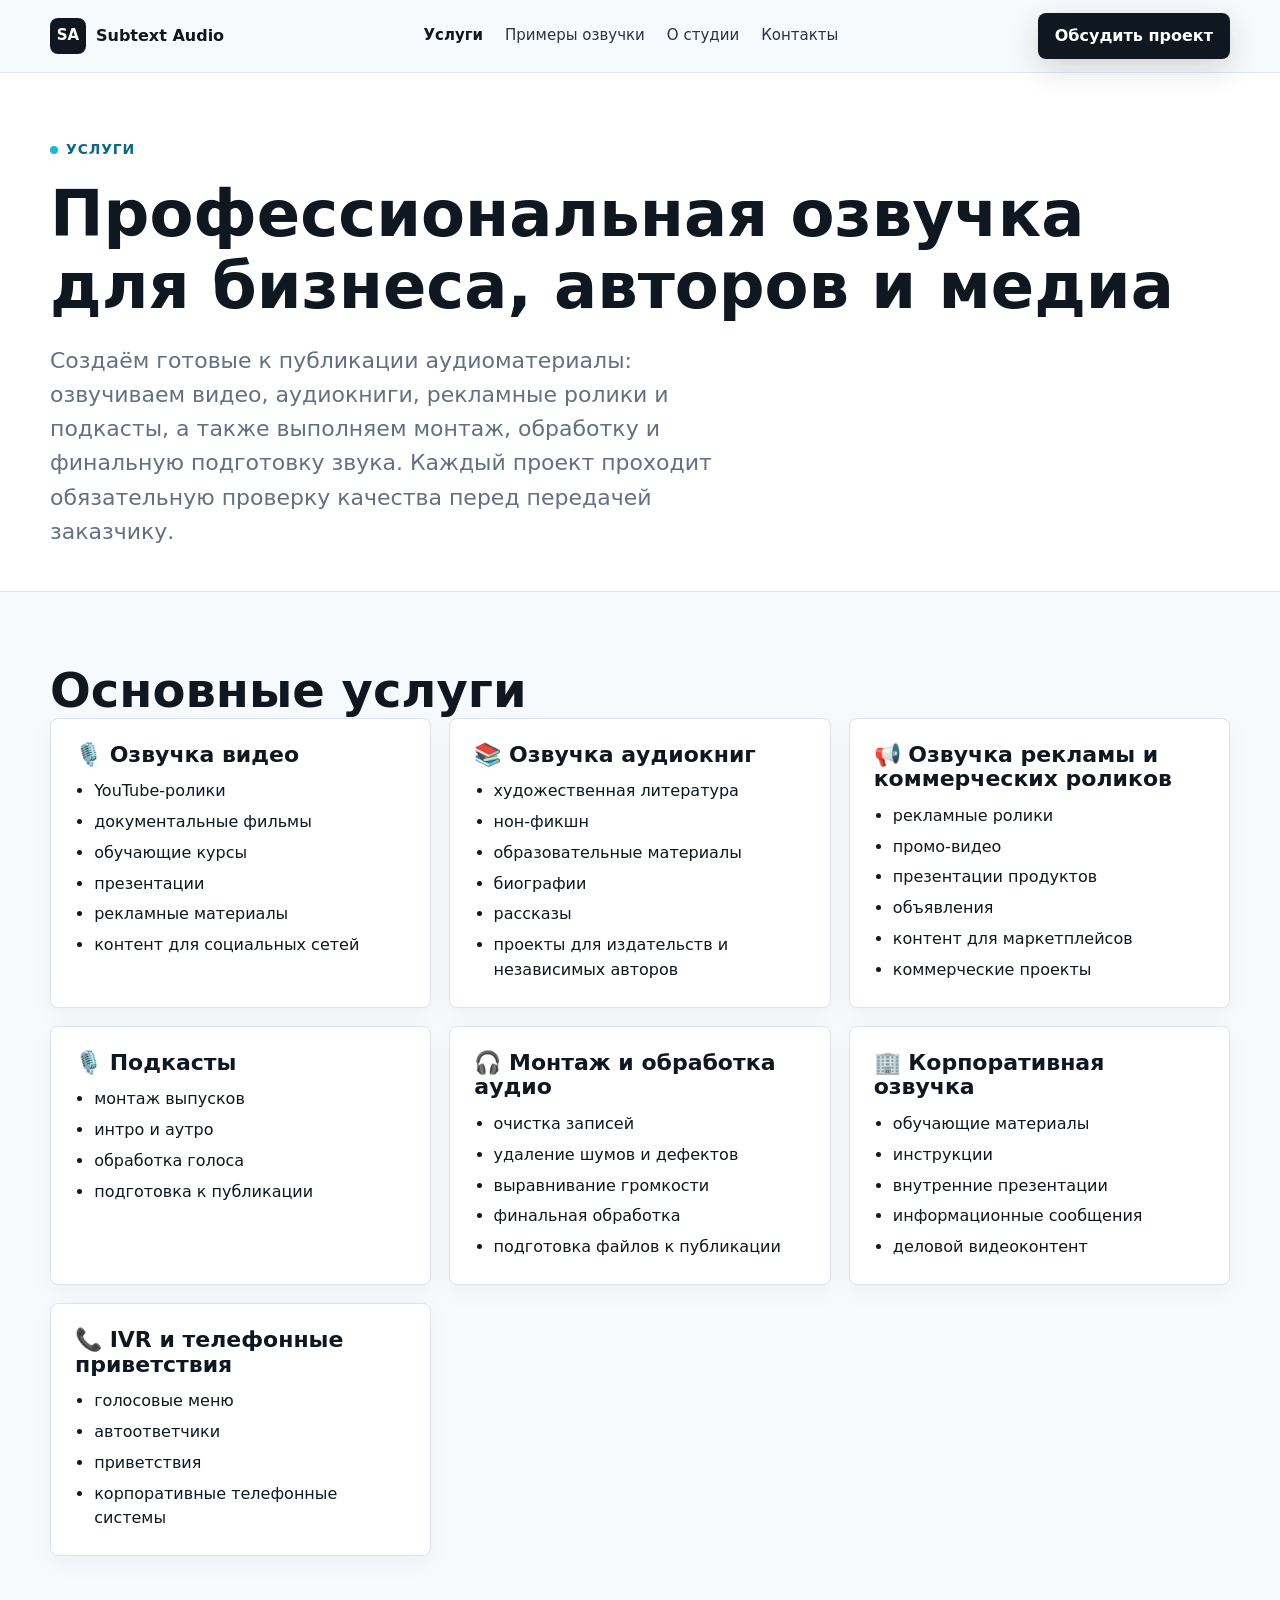
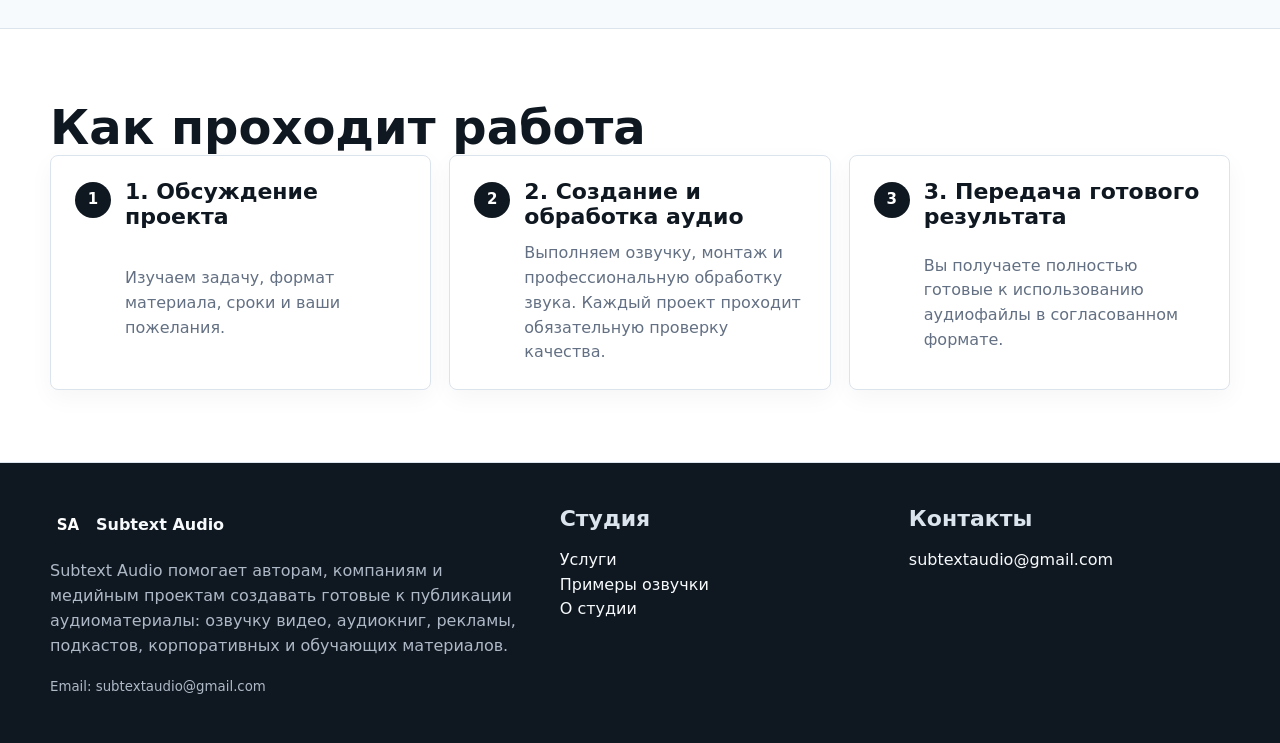
<file: ru/services/index.html>
﻿<!doctype html>
<html lang="ru">
<head>
  <meta charset="utf-8">
  <meta name="viewport" content="width=device-width, initial-scale=1">
  <title>Услуги | Subtext Audio</title>
  <meta name="description" content="Профессиональная озвучка для бизнеса, авторов и медиа. Озвучка видео, аудиокниг, рекламы, подкастов, корпоративных материалов, IVR и обработка аудио.">
  <meta name="robots" content="index, follow">
  <meta property="og:title" content="Услуги | Subtext Audio">
  <meta property="og:description" content="Профессиональная озвучка для бизнеса, авторов и медиа. Озвучка видео, аудиокниг, рекламы, подкастов, корпоративных материалов, IVR и обработка аудио.">
  <meta property="og:type" content="website">
  <meta property="og:site_name" content="Subtext Audio">
  <link rel="icon" href="../../assets/images/subtext-audio-mark.svg" type="image/svg+xml">
  <link rel="stylesheet" href="../../assets/css/style.css">
</head>
<body>
<a class="skip-link" href="#main">К содержимому</a>
<header class="site-header">
  <div class="container navbar">
    <a class="brand" href="index.html" aria-label="Subtext Audio — услуги"><span class="brand-mark">SA</span><span>Subtext Audio</span></a>
    <button class="menu-toggle" type="button" data-menu-toggle aria-expanded="false">Меню</button>
    <nav class="nav-links" data-nav-links aria-label="Основная навигация">
      <a href="index.html" aria-current="page">Услуги</a>
      <a href="../voice-demos/index.html">Примеры озвучки</a>
      <a href="../about/index.html">О студии</a>
      <a href="../contact/index.html">Контакты</a>
    </nav>
    <div class="nav-actions">
      <a class="button button-primary" href="../contact/index.html#brief">Обсудить проект</a>
    </div>
  </div>
</header>
<main id="main">
<section class="page-hero"><div class="container"><p class="eyebrow">Услуги</p><h1>Профессиональная озвучка для бизнеса, авторов и медиа</h1><p class="lede">Создаём готовые к публикации аудиоматериалы: озвучиваем видео, аудиокниги, рекламные ролики и подкасты, а также выполняем монтаж, обработку и финальную подготовку звука. Каждый проект проходит обязательную проверку качества перед передачей заказчику.</p></div></section>
<section class="section"><div class="container"><h2>Основные услуги</h2><div class="grid grid-3"><article class="card"><h3>🎙️ Озвучка видео</h3><ul><li>YouTube-ролики</li><li>документальные фильмы</li><li>обучающие курсы</li><li>презентации</li><li>рекламные материалы</li><li>контент для социальных сетей</li></ul></article><article class="card"><h3>📚 Озвучка аудиокниг</h3><ul><li>художественная литература</li><li>нон-фикшн</li><li>образовательные материалы</li><li>биографии</li><li>рассказы</li><li>проекты для издательств и независимых авторов</li></ul></article><article class="card"><h3>📢 Озвучка рекламы и коммерческих роликов</h3><ul><li>рекламные ролики</li><li>промо-видео</li><li>презентации продуктов</li><li>объявления</li><li>контент для маркетплейсов</li><li>коммерческие проекты</li></ul></article><article class="card"><h3>🎙️ Подкасты</h3><ul><li>монтаж выпусков</li><li>интро и аутро</li><li>обработка голоса</li><li>подготовка к публикации</li></ul></article><article class="card"><h3>🎧 Монтаж и обработка аудио</h3><ul><li>очистка записей</li><li>удаление шумов и дефектов</li><li>выравнивание громкости</li><li>финальная обработка</li><li>подготовка файлов к публикации</li></ul></article><article class="card"><h3>🏢 Корпоративная озвучка</h3><ul><li>обучающие материалы</li><li>инструкции</li><li>внутренние презентации</li><li>информационные сообщения</li><li>деловой видеоконтент</li></ul></article><article class="card"><h3>📞 IVR и телефонные приветствия</h3><ul><li>голосовые меню</li><li>автоответчики</li><li>приветствия</li><li>корпоративные телефонные системы</li></ul></article></div></div></section>
<section class="section band"><div class="container"><h2>Как проходит работа</h2><div class="grid grid-3 steps"><article class="card step"><h3>1. Обсуждение проекта</h3><p>Изучаем задачу, формат материала, сроки и ваши пожелания.</p></article><article class="card step"><h3>2. Создание и обработка аудио</h3><p>Выполняем озвучку, монтаж и профессиональную обработку звука. Каждый проект проходит обязательную проверку качества.</p></article><article class="card step"><h3>3. Передача готового результата</h3><p>Вы получаете полностью готовые к использованию аудиофайлы в согласованном формате.</p></article></div></div></section>
</main>
<footer class="footer">
  <div class="container footer-grid">
    <div>
      <a class="brand" href="index.html"><span class="brand-mark">SA</span><span>Subtext Audio</span></a>
      <p>Subtext Audio помогает авторам, компаниям и медийным проектам создавать готовые к публикации аудиоматериалы: озвучку видео, аудиокниг, рекламы, подкастов, корпоративных и обучающих материалов.</p>
      <small>Email: subtextaudio@gmail.com</small>
    </div>
    <div><h3>Студия</h3><p><a href="index.html">Услуги</a><br><a href="../voice-demos/index.html">Примеры озвучки</a><br><a href="../about/index.html">О студии</a></p></div>
    <div><h3>Контакты</h3><p><a href="mailto:subtextaudio@gmail.com">subtextaudio@gmail.com</a></p></div>
  </div>
</footer>
<script src="../../assets/js/main.js"></script>
</body>
</html>
</file>
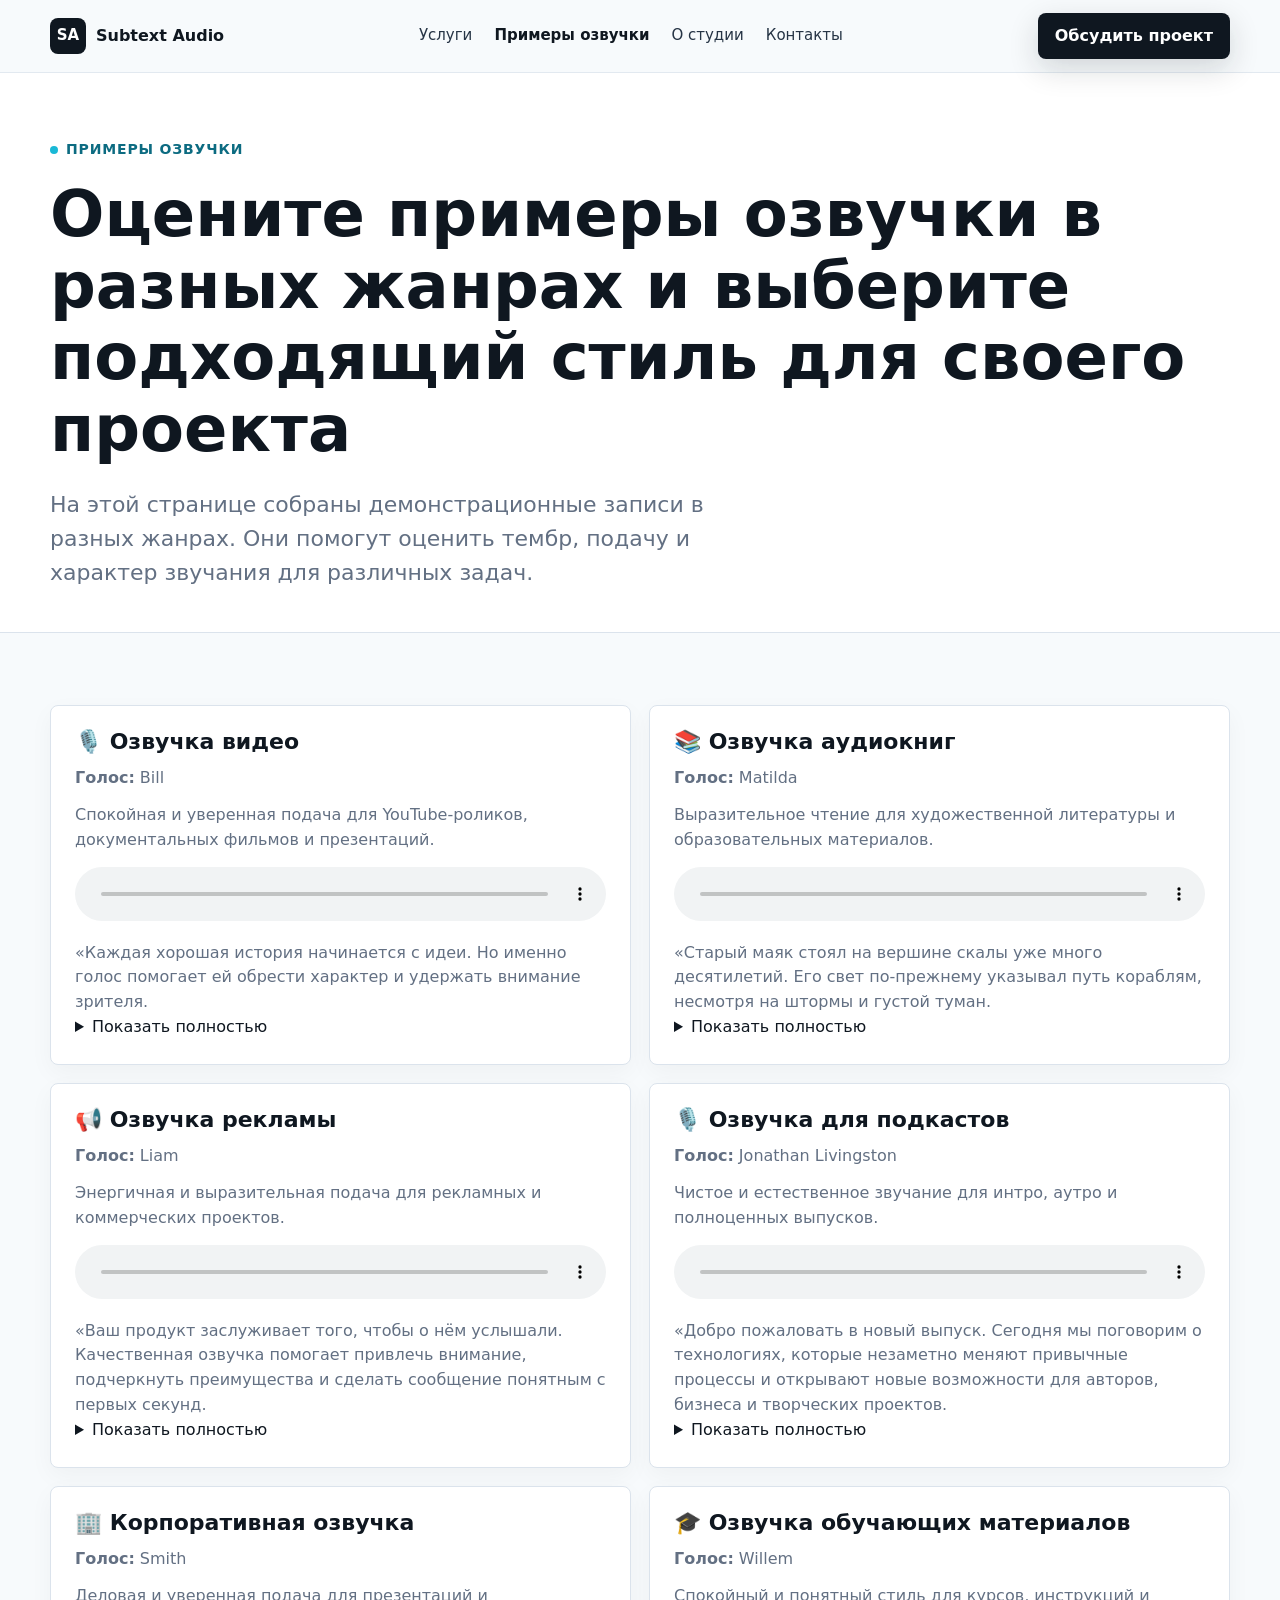
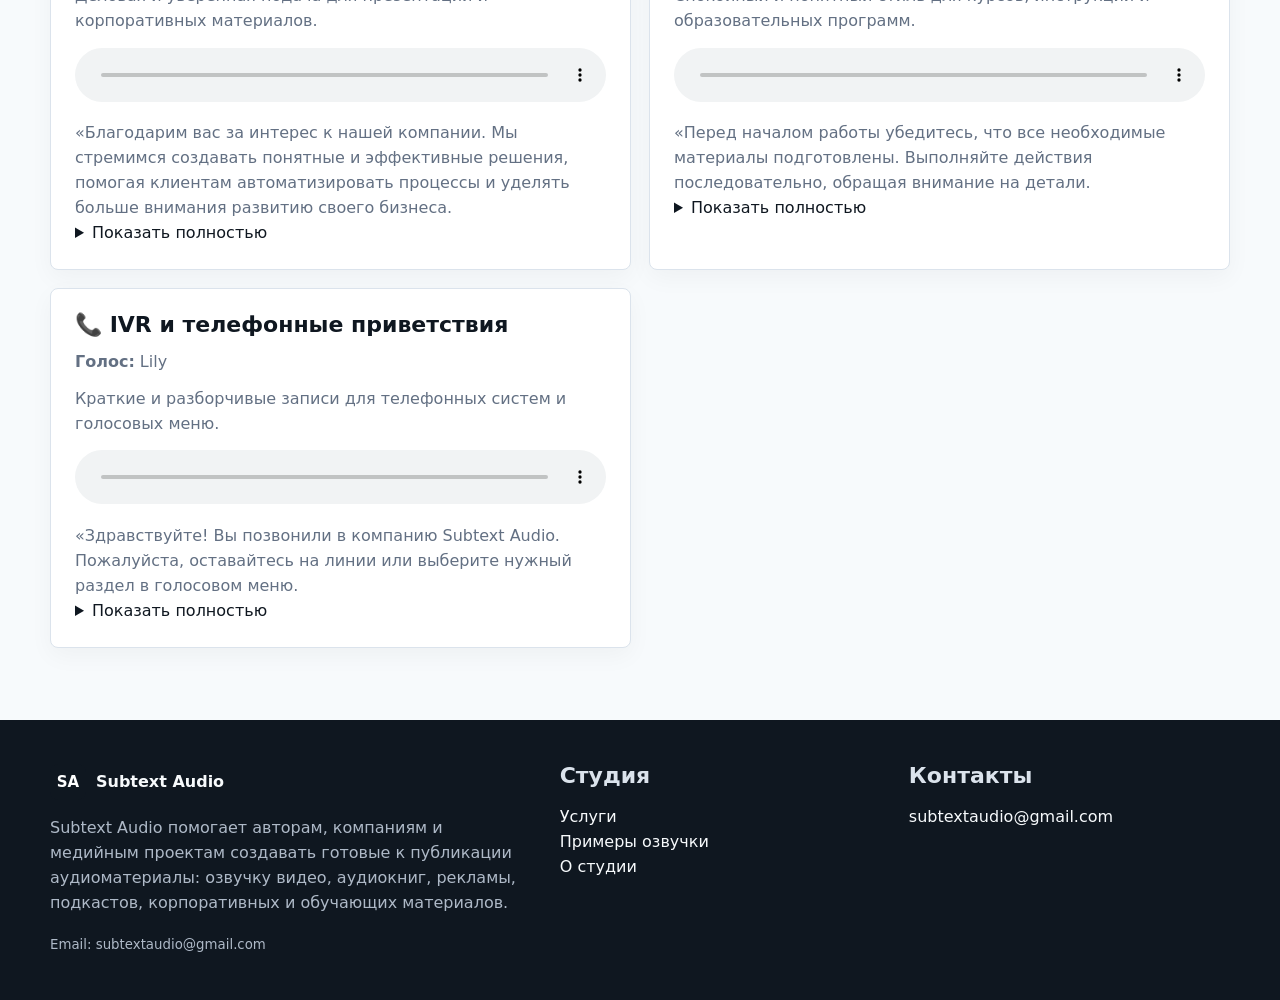
<file: ru/voice-demos/index.html>
﻿<!doctype html>
<html lang="ru">
<head>
  <meta charset="utf-8">
  <meta name="viewport" content="width=device-width, initial-scale=1">
  <title>Примеры озвучки | Subtext Audio</title>
  <meta name="description" content="Оцените примеры озвучки в разных жанрах: видео, аудиокниги, реклама, подкасты, корпоративные материалы, обучение и IVR.">
  <meta name="robots" content="index, follow">
  <meta property="og:title" content="Примеры озвучки | Subtext Audio">
  <meta property="og:description" content="Оцените примеры озвучки в разных жанрах: видео, аудиокниги, реклама, подкасты, корпоративные материалы, обучение и IVR.">
  <meta property="og:type" content="website">
  <meta property="og:site_name" content="Subtext Audio">
  <link rel="icon" href="../../assets/images/subtext-audio-mark.svg" type="image/svg+xml">
  <link rel="stylesheet" href="../../assets/css/style.css">
</head>
<body>
<a class="skip-link" href="#main">К содержимому</a>
<header class="site-header">
  <div class="container navbar">
    <a class="brand" href="../services/index.html" aria-label="Subtext Audio — услуги"><span class="brand-mark">SA</span><span>Subtext Audio</span></a>
    <button class="menu-toggle" type="button" data-menu-toggle aria-expanded="false">Меню</button>
    <nav class="nav-links" data-nav-links aria-label="Основная навигация">
      <a href="../services/index.html">Услуги</a>
      <a href="index.html" aria-current="page">Примеры озвучки</a>
      <a href="../about/index.html">О студии</a>
      <a href="../contact/index.html">Контакты</a>
    </nav>
    <div class="nav-actions">
      <a class="button button-primary" href="../contact/index.html#brief">Обсудить проект</a>
    </div>
  </div>
</header>
<main id="main">
<section class="page-hero"><div class="container"><p class="eyebrow">Примеры озвучки</p><h1>Оцените примеры озвучки в разных жанрах и выберите подходящий стиль для своего проекта</h1><p class="lede">На этой странице собраны демонстрационные записи в разных жанрах. Они помогут оценить тембр, подачу и характер звучания для различных задач.</p></div></section>
<section class="section"><div class="container grid grid-2">
<article class="card audio-card"><h3>🎙️ Озвучка видео</h3><p><strong>Голос:</strong> Bill</p><p>Спокойная и уверенная подача для YouTube-роликов, документальных фильмов и презентаций.</p><audio controls preload="none" src="../../assets/audio/demos/bill-video.mp3"></audio><p>«Каждая хорошая история начинается с идеи. Но именно голос помогает ей обрести характер и удержать внимание зрителя.</p><details><summary>Показать полностью</summary><p>«Каждая хорошая история начинается с идеи. Но именно голос помогает ей обрести характер и удержать внимание зрителя. Когда текст, изображение и звук работают вместе, обычное видео превращается в цельное и запоминающееся произведение.»</p></details></article>
<article class="card audio-card"><h3>📚 Озвучка аудиокниг</h3><p><strong>Голос:</strong> Matilda</p><p>Выразительное чтение для художественной литературы и образовательных материалов.</p><audio controls preload="none" src="../../assets/audio/demos/matilda-audiobook.mp3"></audio><p>«Старый маяк стоял на вершине скалы уже много десятилетий. Его свет по-прежнему указывал путь кораблям, несмотря на штормы и густой туман.</p><details><summary>Показать полностью</summary><p>«Старый маяк стоял на вершине скалы уже много десятилетий. Его свет по-прежнему указывал путь кораблям, несмотря на штормы и густой туман. Иногда самые надёжные ориентиры остаются незаметными до тех пор, пока они действительно не понадобятся.»</p></details></article>
<article class="card audio-card"><h3>📢 Озвучка рекламы</h3><p><strong>Голос:</strong> Liam</p><p>Энергичная и выразительная подача для рекламных и коммерческих проектов.</p><audio controls preload="none" src="../../assets/audio/demos/liam-advertising.mp3"></audio><p>«Ваш продукт заслуживает того, чтобы о нём услышали. Качественная озвучка помогает привлечь внимание, подчеркнуть преимущества и сделать сообщение понятным с первых секунд.</p><details><summary>Показать полностью</summary><p>«Ваш продукт заслуживает того, чтобы о нём услышали. Качественная озвучка помогает привлечь внимание, подчеркнуть преимущества и сделать сообщение понятным с первых секунд. Именно детали формируют первое впечатление.»</p></details></article>
<article class="card audio-card"><h3>🎙️ Озвучка для подкастов</h3><p><strong>Голос:</strong> Jonathan Livingston</p><p>Чистое и естественное звучание для интро, аутро и полноценных выпусков.</p><audio controls preload="none" src="../../assets/audio/demos/jonathan-podcast.mp3"></audio><p>«Добро пожаловать в новый выпуск. Сегодня мы поговорим о технологиях, которые незаметно меняют привычные процессы и открывают новые возможности для авторов, бизнеса и творческих проектов.</p><details><summary>Показать полностью</summary><p>«Добро пожаловать в новый выпуск. Сегодня мы поговорим о технологиях, которые незаметно меняют привычные процессы и открывают новые возможности для авторов, бизнеса и творческих проектов.»</p></details></article>
<article class="card audio-card"><h3>🏢 Корпоративная озвучка</h3><p><strong>Голос:</strong> Smith</p><p>Деловая и уверенная подача для презентаций и корпоративных материалов.</p><audio controls preload="none" src="../../assets/audio/demos/smith-corporate.mp3"></audio><p>«Благодарим вас за интерес к нашей компании. Мы стремимся создавать понятные и эффективные решения, помогая клиентам автоматизировать процессы и уделять больше внимания развитию своего бизнеса.</p><details><summary>Показать полностью</summary><p>«Благодарим вас за интерес к нашей компании. Мы стремимся создавать понятные и эффективные решения, помогая клиентам автоматизировать процессы и уделять больше внимания развитию своего бизнеса.»</p></details></article>
<article class="card audio-card"><h3>🎓 Озвучка обучающих материалов</h3><p><strong>Голос:</strong> Willem</p><p>Спокойный и понятный стиль для курсов, инструкций и образовательных программ.</p><audio controls preload="none" src="../../assets/audio/demos/willem-education.mp3"></audio><p>«Перед началом работы убедитесь, что все необходимые материалы подготовлены. Выполняйте действия последовательно, обращая внимание на детали.</p><details><summary>Показать полностью</summary><p>«Перед началом работы убедитесь, что все необходимые материалы подготовлены. Выполняйте действия последовательно, обращая внимание на детали. Такой подход поможет быстрее освоить тему и избежать распространённых ошибок.»</p></details></article>
<article class="card audio-card"><h3>📞 IVR и телефонные приветствия</h3><p><strong>Голос:</strong> Lily</p><p>Краткие и разборчивые записи для телефонных систем и голосовых меню.</p><audio controls preload="none" src="../../assets/audio/demos/lily-ivr.mp3"></audio><p>«Здравствуйте! Вы позвонили в компанию Subtext Audio. Пожалуйста, оставайтесь на линии или выберите нужный раздел в голосовом меню.</p><details><summary>Показать полностью</summary><p>«Здравствуйте! Вы позвонили в компанию Subtext Audio. Пожалуйста, оставайтесь на линии или выберите нужный раздел в голосовом меню. Мы постараемся ответить на ваш запрос как можно быстрее.»</p></details></article>
</div></section>
</main>
<footer class="footer">
  <div class="container footer-grid">
    <div>
      <a class="brand" href="../services/index.html"><span class="brand-mark">SA</span><span>Subtext Audio</span></a>
      <p>Subtext Audio помогает авторам, компаниям и медийным проектам создавать готовые к публикации аудиоматериалы: озвучку видео, аудиокниг, рекламы, подкастов, корпоративных и обучающих материалов.</p>
      <small>Email: subtextaudio@gmail.com</small>
    </div>
    <div><h3>Студия</h3><p><a href="../services/index.html">Услуги</a><br><a href="index.html">Примеры озвучки</a><br><a href="../about/index.html">О студии</a></p></div>
    <div><h3>Контакты</h3><p><a href="mailto:subtextaudio@gmail.com">subtextaudio@gmail.com</a></p></div>
  </div>
</footer>
<script src="../../assets/js/main.js"></script>
</body>
</html>
</file>
<file: assets/css/style.css>
﻿:root{--ink:#0f1720;--muted:#637083;--line:#dbe3ec;--paper:#f7fafc;--white:#fff;--cyan:#19b8d6;--green:#18a77a;--navy:#14283f;--shadow:0 18px 48px rgba(15,23,32,.10);--radius:8px;--max:1180px}*{box-sizing:border-box}html{scroll-behavior:smooth;overflow-x:clip}body{margin:0;overflow-x:clip;font-family:Inter,ui-sans-serif,system-ui,-apple-system,BlinkMacSystemFont,"Segoe UI",sans-serif;color:var(--ink);background:var(--paper);line-height:1.55}a{color:inherit;text-decoration:none}img,svg{max-width:100%;display:block}.container{width:min(100% - 40px,var(--max));margin:0 auto}.skip-link{position:absolute;left:-999px;top:8px;background:var(--ink);color:#fff;padding:8px 12px;z-index:20}.skip-link:focus{left:8px}.site-header{position:sticky;top:0;z-index:10;background:rgba(247,250,252,.92);backdrop-filter:blur(14px);border-bottom:1px solid rgba(219,227,236,.75)}.navbar{min-height:72px;display:flex;align-items:center;justify-content:space-between;gap:24px}.brand{display:flex;align-items:center;gap:10px;font-weight:760}.brand-mark{width:36px;height:36px;border-radius:8px;background:var(--ink);color:#fff;display:grid;place-items:center;font-size:15px}.nav-links{display:flex;align-items:center;gap:22px;font-size:15px;color:#263445}.nav-links a[aria-current=page]{color:var(--ink);font-weight:700}.nav-actions{display:flex;align-items:center;gap:10px}.lang-link{border:1px solid var(--line);padding:8px 10px;border-radius:999px;color:#263445;font-size:14px}.menu-toggle{display:none;border:1px solid var(--line);background:var(--white);border-radius:var(--radius);padding:8px 10px}.button{display:inline-flex;align-items:center;justify-content:center;min-height:42px;border-radius:var(--radius);padding:10px 16px;font-weight:750;border:1px solid transparent;cursor:pointer;transition:transform .16s ease,box-shadow .16s ease,background .16s ease}.button:hover{transform:translateY(-1px)}.button-primary{background:var(--ink);color:#fff;box-shadow:0 10px 30px rgba(15,23,32,.16)}.button-secondary{background:#fff;color:var(--ink);border-color:var(--line)}.hero{padding:86px 0 64px;background:radial-gradient(circle at 15% 15%,rgba(25,184,214,.13),transparent 30%),linear-gradient(180deg,#fff 0%,var(--paper) 100%)}.hero-grid{display:grid;grid-template-columns:minmax(0,1.1fr) minmax(330px,.9fr);gap:42px;align-items:center}.eyebrow{display:inline-flex;align-items:center;gap:8px;margin:0 0 18px;color:#0c6b81;font-weight:760;font-size:14px;text-transform:uppercase;letter-spacing:.06em}.eyebrow:before{content:"";width:8px;height:8px;border-radius:99px;background:var(--cyan)}h1,h2,h3{line-height:1.12;letter-spacing:0;margin:0;overflow-wrap:break-word;word-wrap:break-word;hyphens:auto}h1{font-size:clamp(42px,6vw,74px);max-width:920px}h2{font-size:clamp(30px,4vw,48px)}h3{font-size:22px}.lede{margin:22px 0 0;color:var(--muted);font-size:clamp(18px,2.1vw,22px);max-width:720px}.hero-actions{display:flex;flex-wrap:wrap;gap:12px;margin-top:30px}.trust-row{display:flex;flex-wrap:wrap;gap:10px;margin-top:28px}.pill{border:1px solid var(--line);background:rgba(255,255,255,.76);border-radius:999px;padding:8px 12px;color:#344457;font-size:14px}.sound-panel{background:var(--navy);color:#fff;border-radius:8px;padding:26px;box-shadow:var(--shadow);overflow:hidden}.sound-panel .screen{min-height:290px;border:1px solid rgba(255,255,255,.15);border-radius:8px;background:linear-gradient(140deg,rgba(25,184,214,.16),rgba(24,167,122,.12));padding:22px;display:flex;flex-direction:column;justify-content:space-between}.wave{display:flex;align-items:center;gap:6px;min-height:118px}.wave span{flex:1;border-radius:999px;background:linear-gradient(180deg,var(--cyan),#6ee7d8);min-height:18px;animation:pulse 2.8s ease-in-out infinite;opacity:.88}.wave span:nth-child(2n){min-height:78px;animation-delay:.2s}.wave span:nth-child(3n){min-height:44px;animation-delay:.4s}.wave span:nth-child(5n){min-height:96px;animation-delay:.6s}@keyframes pulse{0%,100%{transform:scaleY(.72)}50%{transform:scaleY(1)}}.panel-meta{display:grid;grid-template-columns:repeat(3,1fr);gap:10px}.panel-meta div{background:rgba(255,255,255,.10);border:1px solid rgba(255,255,255,.12);border-radius:8px;padding:12px}.panel-meta strong{display:block;font-size:18px}.panel-meta span{color:rgba(255,255,255,.72);font-size:13px}.section{padding:72px 0}.section-head{display:flex;justify-content:space-between;gap:24px;align-items:end;margin-bottom:30px}.section-head p{max-width:620px;color:var(--muted);margin:12px 0 0}.grid{display:grid;gap:18px}.grid>*{min-width:0}.grid-3{grid-template-columns:repeat(3,1fr)}.grid-2{grid-template-columns:repeat(2,1fr)}.card{background:var(--white);border:1px solid var(--line);border-radius:var(--radius);padding:24px;box-shadow:0 8px 24px rgba(15,23,32,.04)}.card h3{overflow-wrap:break-word;word-wrap:break-word}.card ul{margin:12px 0 0;padding-left:1.2em}.card li+li{margin-top:6px}.card p{color:var(--muted);margin:12px 0 0}.card .tag{display:inline-block;color:#0b6b7d;font-weight:760;font-size:13px;margin-bottom:14px}.service-card{min-height:220px;display:flex;flex-direction:column;justify-content:space-between}.link-arrow{color:#0c6b81;font-weight:760;margin-top:16px;display:inline-flex}.audio-card audio{width:100%;max-width:100%;margin-top:14px}.meta{display:flex;flex-wrap:wrap;gap:8px;margin-top:16px}.meta span{background:#eef6f8;color:#25515c;border-radius:999px;padding:5px 9px;font-size:13px}.band{background:#fff;border-top:1px solid var(--line);border-bottom:1px solid var(--line)}.steps{counter-reset:step}.step{display:grid;grid-template-columns:36px 1fr;column-gap:14px;align-items:start;min-width:0}.step:before{counter-increment:step;content:counter(step);width:36px;height:36px;border-radius:999px;background:var(--ink);color:#fff;display:grid;place-items:center;font-weight:800;font-size:15px;line-height:1;margin-top:2px}.step h3,.step p{grid-column:2;margin-top:0}.step p{margin-top:12px}.page-hero{padding:64px 0 42px;background:#fff;border-bottom:1px solid var(--line)}.page-hero h1{font-size:clamp(28px,5vw,64px);max-width:100%}.form{display:grid;gap:14px;position:relative}.form label{display:grid;gap:7px;font-weight:700;color:#253246}.form input,.form select,.form textarea{width:100%;border:1px solid var(--line);border-radius:var(--radius);padding:12px 13px;font:inherit;background:#fff;color:var(--ink)}.form textarea{min-height:130px;resize:vertical}.notice{background:#eef9f7;border:1px solid #bfeae2;color:#155243;padding:14px;border-radius:var(--radius)}.footer{background:var(--ink);color:#dbe3ec;padding:44px 0}.footer-grid{display:grid;grid-template-columns:1.2fr .8fr .8fr;gap:28px}.footer a{color:#f7fafc}.footer small,.footer p{color:#aeb9c7;overflow-wrap:anywhere;word-break:break-word}@media(max-width:900px){.container{width:min(100% - 28px,var(--max))}.navbar{flex-wrap:wrap;padding:14px 0}.menu-toggle{display:inline-flex}.nav-links{display:none;width:100%;flex-direction:column;align-items:flex-start;gap:12px;padding:12px 0 4px}.nav-links.is-open{display:flex}.nav-actions{margin-left:auto}.hero{padding:54px 0 44px}.hero-grid,.grid-3,.grid-2,.footer-grid{grid-template-columns:1fr}.sound-panel .screen{min-height:230px}.section{padding:52px 0}.section-head{display:block}}@media(max-width:560px){h1{font-size:clamp(26px,7vw,40px)}.page-hero h1{font-size:clamp(26px,7.5vw,38px)}.page-hero{padding:48px 0 36px}.hero-actions .button,.nav-actions .button{width:100%}.nav-actions{width:100%;display:flex;flex-direction:column;align-items:stretch;gap:8px}.panel-meta{grid-template-columns:1fr}.card{padding:20px}.step{grid-template-columns:32px 1fr;column-gap:12px}.step:before{width:32px;height:32px;font-size:14px}.brand{font-size:15px}}.hp-field{position:absolute;left:-10000px;width:1px;height:1px;overflow:hidden;opacity:0;pointer-events:none}.turnstile-wrap{margin:4px 0 2px;max-width:100%;overflow-x:auto;-webkit-overflow-scrolling:touch}.turnstile-wrap iframe{max-width:100%}.notice.is-success{background:#edf8f2;border-color:#b9e3cc;color:#145a3a}.notice.is-error{background:#fff3f3;border-color:#f0c4c4;color:#7a2323}.form-hint{margin:-2px 0 0;font-size:14px;color:var(--muted);font-weight:400;line-height:1.45}.button:disabled{opacity:.7;cursor:not-allowed;transform:none}
</file>
